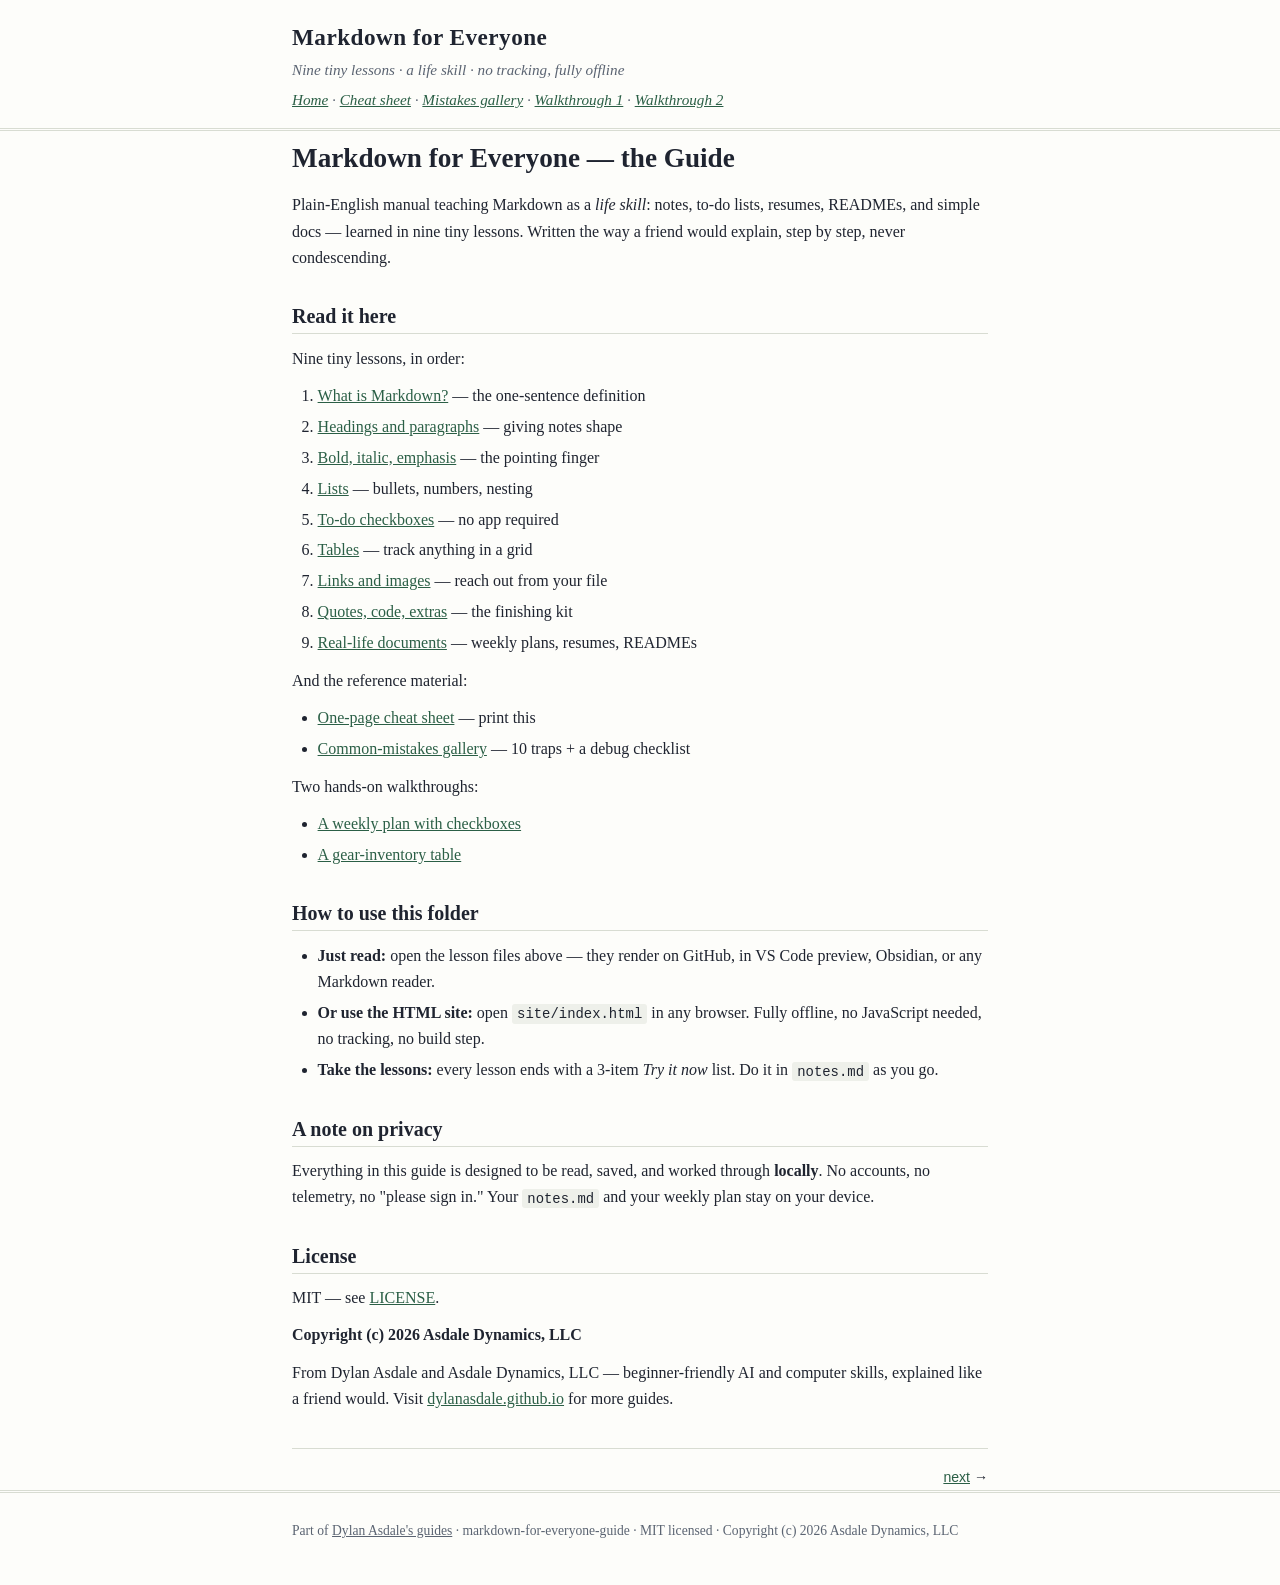
<file: site/index.html>
<!DOCTYPE html>
<html lang="en">
<head>
<meta charset="utf-8">
<meta name="viewport" content="width=device-width, initial-scale=1">
<title>Markdown for Everyone — the Guide — Markdown for Everyone</title>
<meta name="description" content="Plain-English Markdown lessons for everyday life: notes, to-do lists, tables, and READMEs. No tracking, fully offline.">
<link rel="stylesheet" href="style.css">
</head>
<body>
<header class="site">
  <div class="wrap">
    <h1>Markdown for Everyone</h1>
    <p>Nine tiny lessons · a life skill · no tracking, fully offline</p>
    <nav aria-label="Site sections"><p>
    <a href="index.html" aria-current="page">Home</a> · <a href="cheat-sheet.html">Cheat sheet</a> · <a href="common-mistakes.html">Mistakes gallery</a> · <a href="walkthroughs/checkboxes-week-plan.html">Walkthrough 1</a> · <a href="walkthroughs/table-gear-inventory.html">Walkthrough 2</a>
    </p></nav>
  </div>
</header>
<main class="wrap">
<article>
<h1>Markdown for Everyone — the Guide</h1>
<p>Plain-English manual teaching Markdown as a <em>life skill</em>: notes, to-do
lists, resumes, READMEs, and simple docs — learned in nine tiny
lessons. Written the way a friend would explain, step by step, never
condescending.</p>
<h2>Read it here</h2>
<p>Nine tiny lessons, in order:</p>
<ol>
<li><a href="lessons/01-what-is-markdown.html">What is Markdown?</a> — the one-sentence definition</li>
<li><a href="lessons/02-headings-and-paragraphs.html">Headings and paragraphs</a> — giving notes shape</li>
<li><a href="lessons/03-bold-italic-and-emphasis.html">Bold, italic, emphasis</a> — the pointing finger</li>
<li><a href="lessons/04-lists.html">Lists</a> — bullets, numbers, nesting</li>
<li><a href="lessons/05-todo-checkboxes.html">To-do checkboxes</a> — no app required</li>
<li><a href="lessons/06-tables.html">Tables</a> — track anything in a grid</li>
<li><a href="lessons/07-links-and-images.html">Links and images</a> — reach out from your file</li>
<li><a href="lessons/08-quotes-code-and-extras.html">Quotes, code, extras</a> — the finishing kit</li>
<li><a href="lessons/09-real-life-documents.html">Real-life documents</a> — weekly plans, resumes, READMEs</li>
</ol>
<p>And the reference material:</p>
<ul>
<li><a href="cheat-sheet.html">One-page cheat sheet</a> — print this</li>
<li><a href="common-mistakes.html">Common-mistakes gallery</a> — 10 traps + a debug checklist</li>
</ul>
<p>Two hands-on walkthroughs:</p>
<ul>
<li><a href="walkthroughs/checkboxes-week-plan.html">A weekly plan with checkboxes</a></li>
<li><a href="walkthroughs/table-gear-inventory.html">A gear-inventory table</a></li>
</ul>
<h2>How to use this folder</h2>
<ul>
<li><strong>Just read:</strong> open the lesson files above — they render on GitHub,
  in VS Code preview, Obsidian, or any Markdown reader.</li>
<li><strong>Or use the HTML site:</strong> open <code>site/index.html</code> in any browser.
  Fully offline, no JavaScript needed, no tracking, no build step.</li>
<li><strong>Take the lessons:</strong> every lesson ends with a 3-item <em>Try it now</em>
  list. Do it in <code>notes.md</code> as you go.</li>
</ul>
<h2>A note on privacy</h2>
<p>Everything in this guide is designed to be read, saved, and worked
through <strong>locally</strong>. No accounts, no telemetry, no "please sign in."
Your <code>notes.md</code> and your weekly plan stay on your device.</p>
<h2>License</h2>
<p>MIT — see <a href="../LICENSE">LICENSE</a>.</p>
<p><strong>Copyright (c) 2026 Asdale Dynamics, LLC</strong></p>
<p>From Dylan Asdale and Asdale Dynamics, LLC — beginner-friendly AI and
computer skills, explained like a friend would. Visit
<a href="https://dylanasdale.github.io">dylanasdale.github.io</a> for more guides.</p></article>
<nav class="pager"><span></span><span><a href="lessons/01-what-is-markdown.html">next</a> &rarr;</span></nav>
</main>
<footer class="site">
  <div class="wrap">
    <p>Part of <a href="https://dylanasdale.github.io">Dylan Asdale's guides</a> ·
    markdown-for-everyone-guide · MIT licensed ·
    Copyright (c) 2026 Asdale Dynamics, LLC</p>
  </div>
</footer>
</body>
</html>
</file>
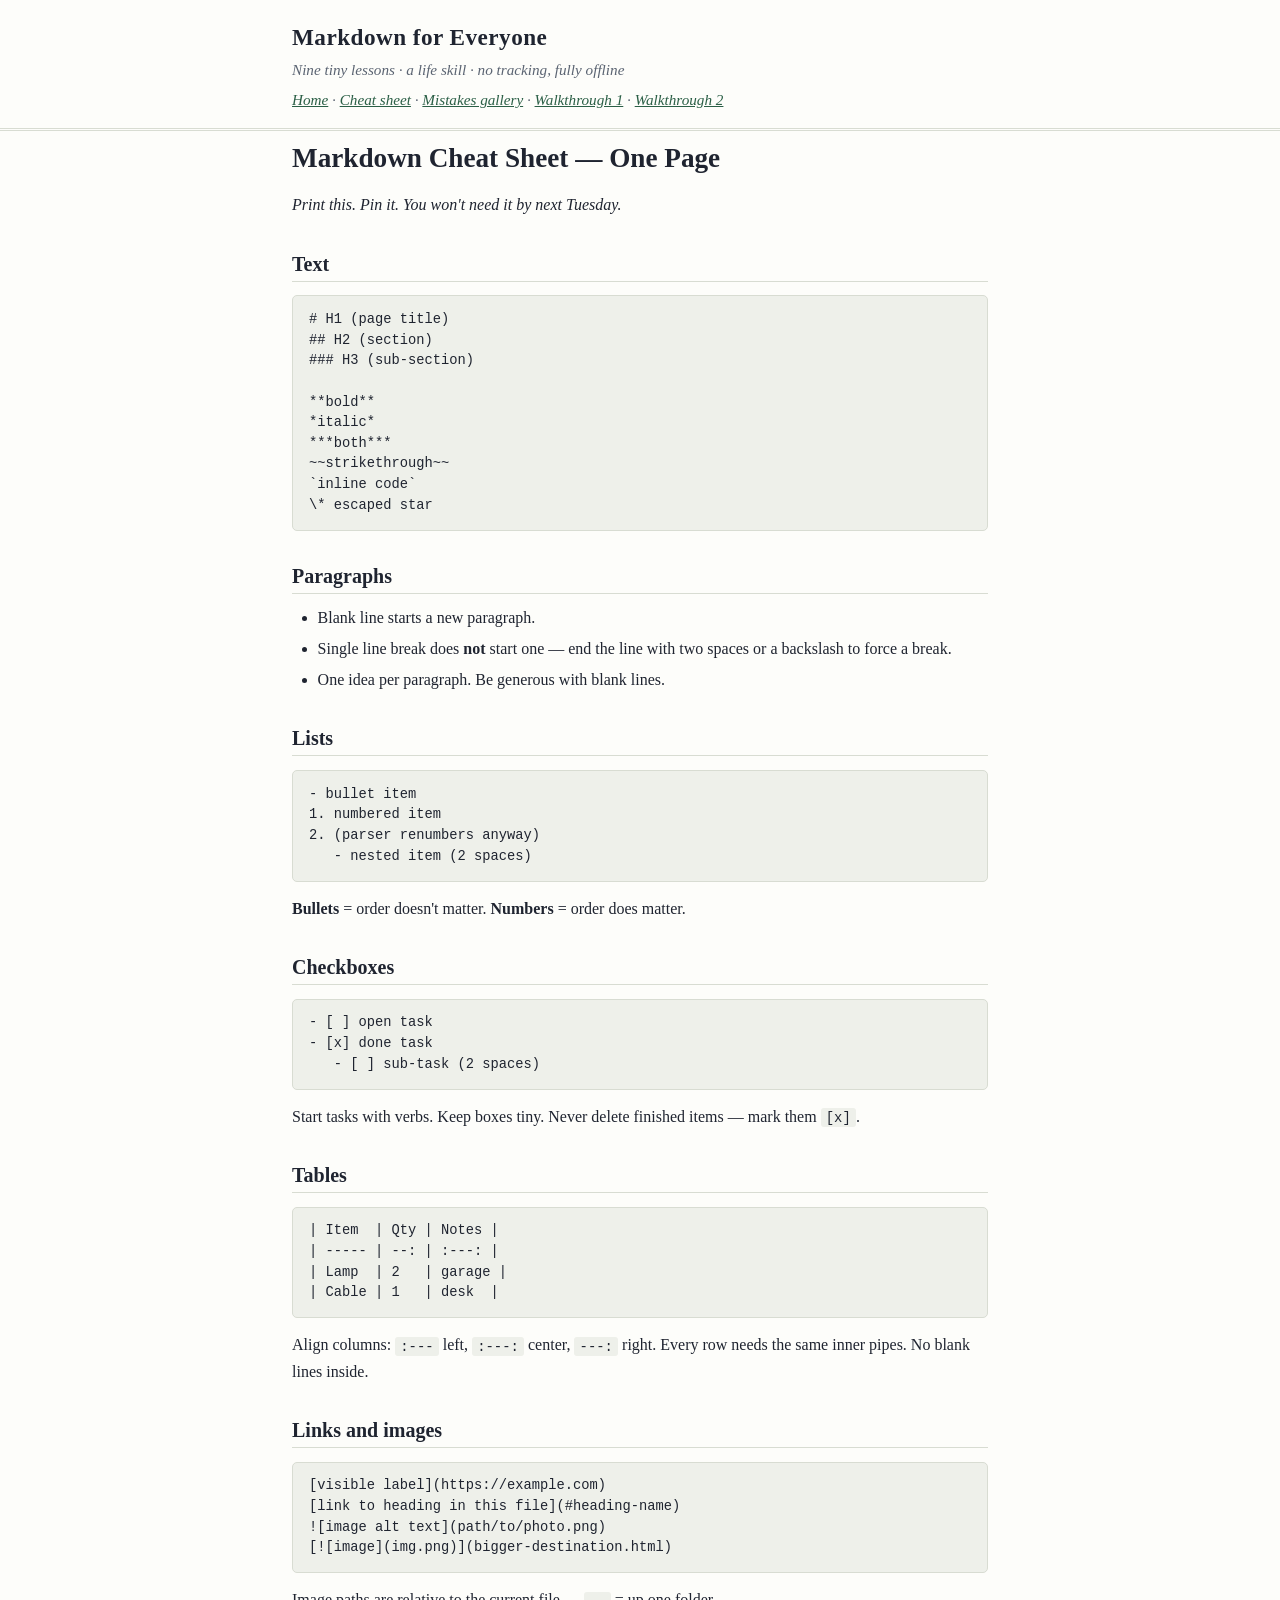
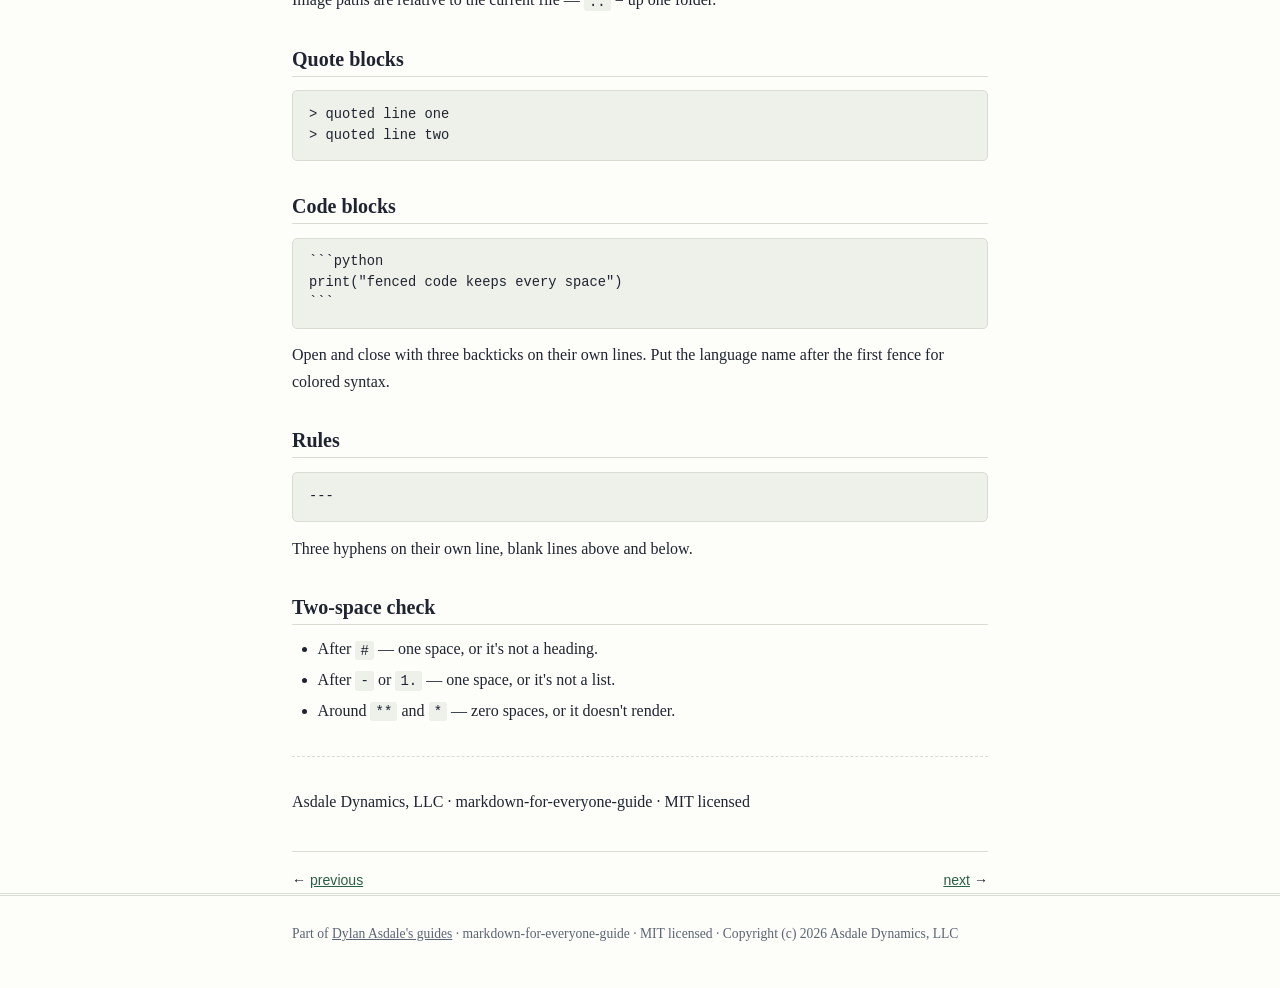
<file: site/cheat-sheet.html>
<!DOCTYPE html>
<html lang="en">
<head>
<meta charset="utf-8">
<meta name="viewport" content="width=device-width, initial-scale=1">
<title>Markdown Cheat Sheet — One Page — Markdown for Everyone</title>
<meta name="description" content="Plain-English Markdown lessons for everyday life: notes, to-do lists, tables, and READMEs. No tracking, fully offline.">
<link rel="stylesheet" href="style.css">
</head>
<body>
<header class="site">
  <div class="wrap">
    <h1>Markdown for Everyone</h1>
    <p>Nine tiny lessons · a life skill · no tracking, fully offline</p>
    <nav aria-label="Site sections"><p>
    <a href="index.html">Home</a> · <a href="cheat-sheet.html" aria-current="page">Cheat sheet</a> · <a href="common-mistakes.html">Mistakes gallery</a> · <a href="walkthroughs/checkboxes-week-plan.html">Walkthrough 1</a> · <a href="walkthroughs/table-gear-inventory.html">Walkthrough 2</a>
    </p></nav>
  </div>
</header>
<main class="wrap">
<article>
<h1>Markdown Cheat Sheet — One Page</h1>
<p><em>Print this. Pin it. You won't need it by next Tuesday.</em></p>
<h2>Text</h2>
<pre><code># H1 (page title)
## H2 (section)
### H3 (sub-section)

**bold**
*italic*
***both***
~~strikethrough~~
`inline code`
\* escaped star
</code></pre>
<h2>Paragraphs</h2>
<ul>
<li>Blank line starts a new paragraph.</li>
<li>Single line break does <strong>not</strong> start one — end the line with two
  spaces or a backslash to force a break.</li>
<li>One idea per paragraph. Be generous with blank lines.</li>
</ul>
<h2>Lists</h2>
<pre><code>- bullet item
1. numbered item
2. (parser renumbers anyway)
   - nested item (2 spaces)
</code></pre>
<p><strong>Bullets</strong> = order doesn't matter.
<strong>Numbers</strong> = order does matter.</p>
<h2>Checkboxes</h2>
<pre><code>- [ ] open task
- [x] done task
   - [ ] sub-task (2 spaces)
</code></pre>
<p>Start tasks with verbs. Keep boxes tiny. Never delete finished
items — mark them <code>[x]</code>.</p>
<h2>Tables</h2>
<pre><code>| Item  | Qty | Notes |
| ----- | --: | :---: |
| Lamp  | 2   | garage |
| Cable | 1   | desk  |
</code></pre>
<p>Align columns: <code>:---</code> left, <code>:---:</code> center, <code>---:</code> right.
Every row needs the same inner pipes. No blank lines inside.</p>
<h2>Links and images</h2>
<pre><code>[visible label](https://example.com)
[link to heading in this file](#heading-name)
![image alt text](path/to/photo.png)
[![image](img.png)](bigger-destination.html)
</code></pre>
<p>Image paths are relative to the current file — <code>..</code> = up one folder.</p>
<h2>Quote blocks</h2>
<pre><code>&gt; quoted line one
&gt; quoted line two
</code></pre>
<h2>Code blocks</h2>
<pre><code class="language-text">```python
print(&quot;fenced code keeps every space&quot;)
```
</code></pre>
<p>Open and close with three backticks on their own lines. Put the
language name after the first fence for colored syntax.</p>
<h2>Rules</h2>
<pre><code>---
</code></pre>
<p>Three hyphens on their own line, blank lines above and below.</p>
<h2>Two-space check</h2>
<ul>
<li>After <code>#</code> — one space, or it's not a heading.</li>
<li>After <code>-</code> or <code>1.</code> — one space, or it's not a list.</li>
<li>Around <code>**</code> and <code>*</code> — zero spaces, or it doesn't render.</li>
</ul>
<hr />
<p>Asdale Dynamics, LLC · markdown-for-everyone-guide · MIT licensed</p></article>
<nav class="pager"><span>&larr; <a href="lessons/09-real-life-documents.html">previous</a></span><span><a href="common-mistakes.html">next</a> &rarr;</span></nav>
</main>
<footer class="site">
  <div class="wrap">
    <p>Part of <a href="https://dylanasdale.github.io">Dylan Asdale's guides</a> ·
    markdown-for-everyone-guide · MIT licensed ·
    Copyright (c) 2026 Asdale Dynamics, LLC</p>
  </div>
</footer>
</body>
</html>
</file>
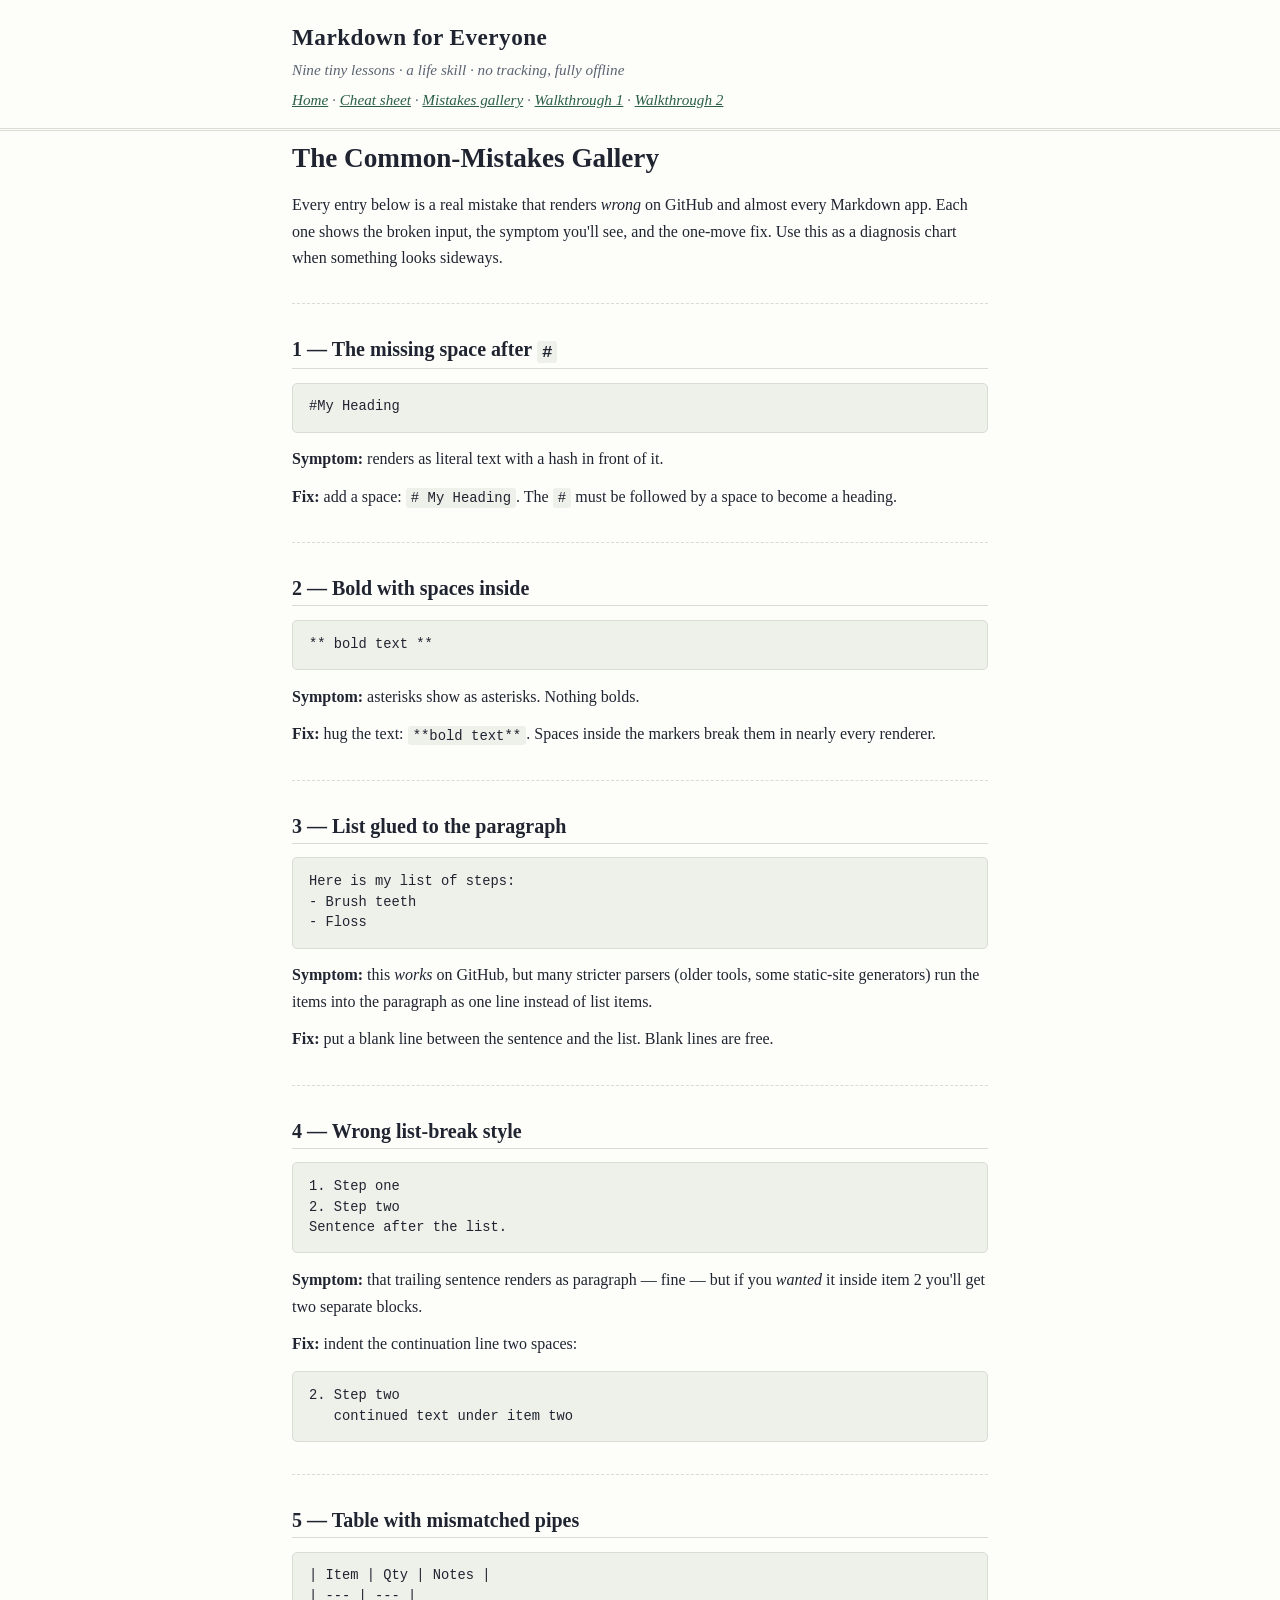
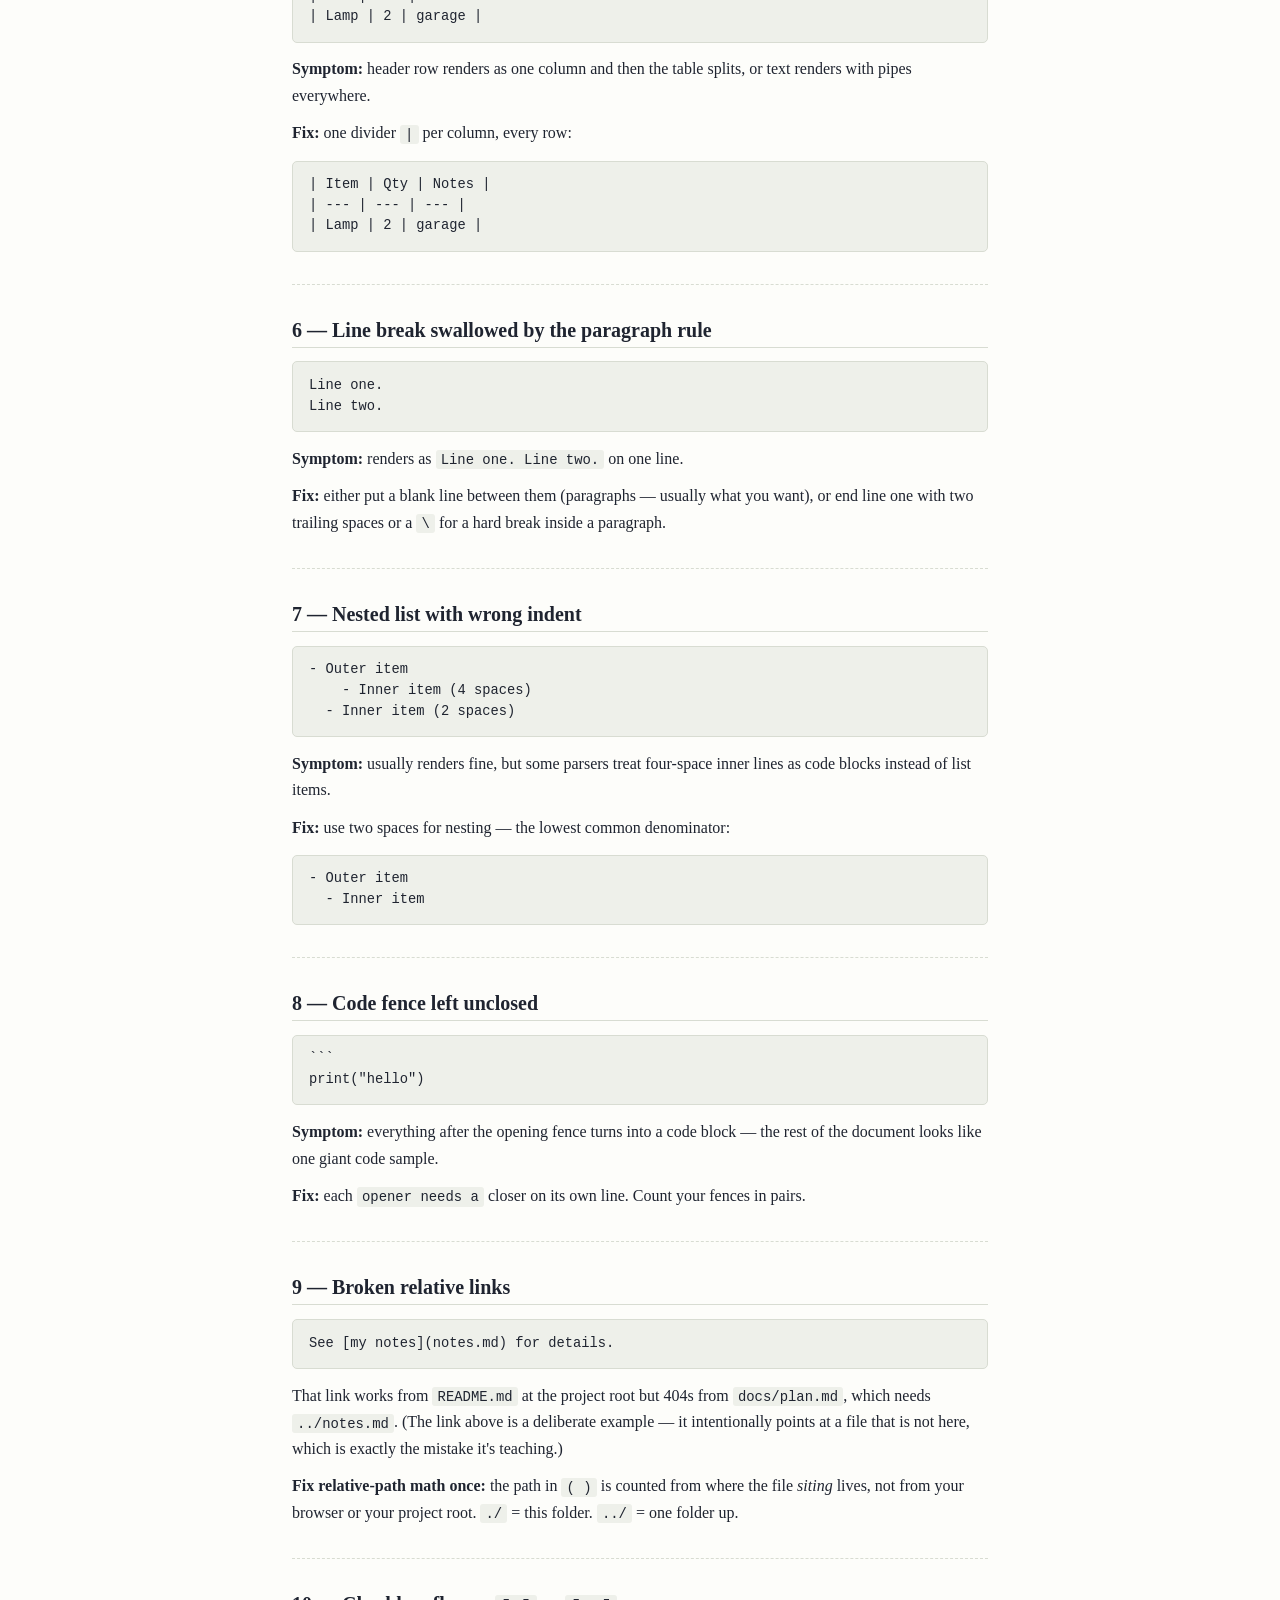
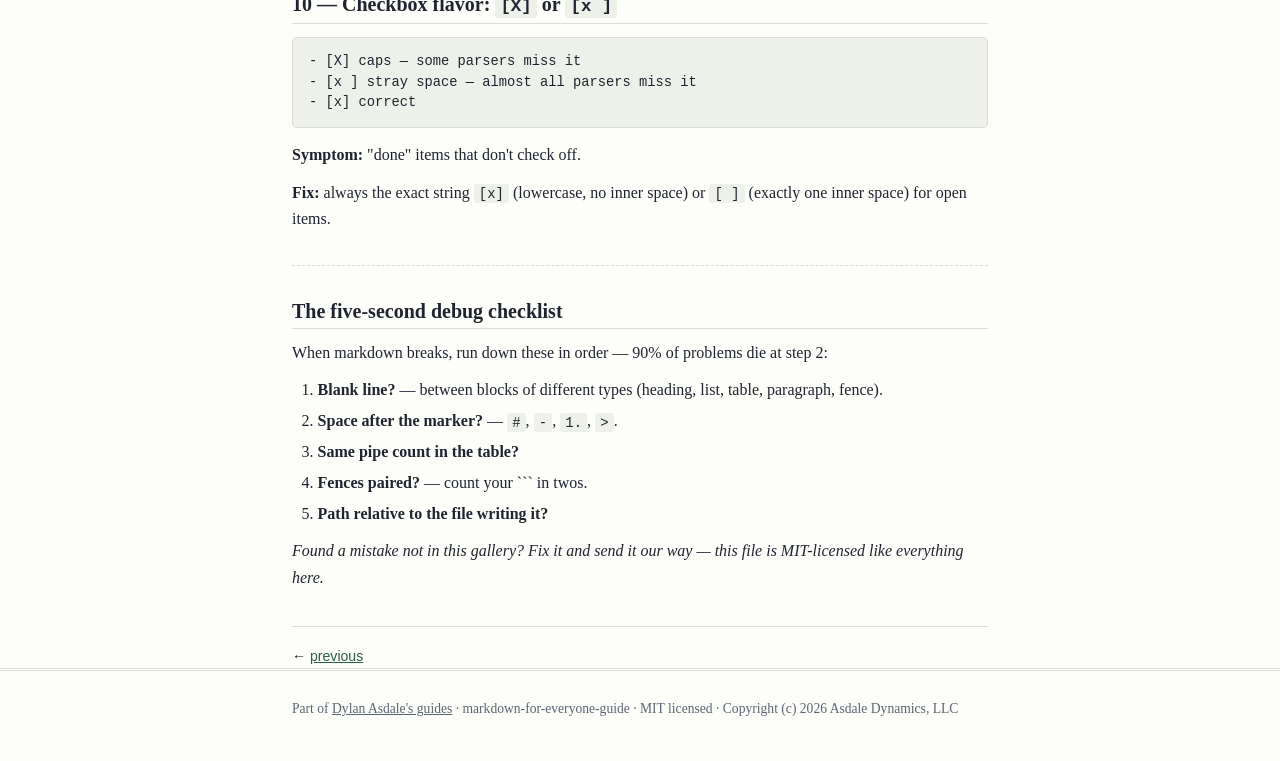
<file: site/common-mistakes.html>
<!DOCTYPE html>
<html lang="en">
<head>
<meta charset="utf-8">
<meta name="viewport" content="width=device-width, initial-scale=1">
<title>The Common-Mistakes Gallery — Markdown for Everyone</title>
<meta name="description" content="Plain-English Markdown lessons for everyday life: notes, to-do lists, tables, and READMEs. No tracking, fully offline.">
<link rel="stylesheet" href="style.css">
</head>
<body>
<header class="site">
  <div class="wrap">
    <h1>Markdown for Everyone</h1>
    <p>Nine tiny lessons · a life skill · no tracking, fully offline</p>
    <nav aria-label="Site sections"><p>
    <a href="index.html">Home</a> · <a href="cheat-sheet.html">Cheat sheet</a> · <a href="common-mistakes.html" aria-current="page">Mistakes gallery</a> · <a href="walkthroughs/checkboxes-week-plan.html">Walkthrough 1</a> · <a href="walkthroughs/table-gear-inventory.html">Walkthrough 2</a>
    </p></nav>
  </div>
</header>
<main class="wrap">
<article>
<h1>The Common-Mistakes Gallery</h1>
<p>Every entry below is a real mistake that renders <em>wrong</em> on GitHub and
almost every Markdown app. Each one shows the broken input, the
symptom you'll see, and the one-move fix. Use this as a diagnosis
chart when something looks sideways.</p>
<hr />
<h2>1 — The missing space after <code>#</code></h2>
<pre><code class="language-markdown">#My Heading
</code></pre>
<p><strong>Symptom:</strong> renders as literal text with a hash in front of it.</p>
<p><strong>Fix:</strong> add a space: <code># My Heading</code>. The <code>#</code> must be followed by a
space to become a heading.</p>
<hr />
<h2>2 — Bold with spaces inside</h2>
<pre><code class="language-markdown">** bold text **
</code></pre>
<p><strong>Symptom:</strong> asterisks show as asterisks. Nothing bolds.</p>
<p><strong>Fix:</strong> hug the text: <code>**bold text**</code>. Spaces inside the markers
break them in nearly every renderer.</p>
<hr />
<h2>3 — List glued to the paragraph</h2>
<pre><code class="language-markdown">Here is my list of steps:
- Brush teeth
- Floss
</code></pre>
<p><strong>Symptom:</strong> this <em>works</em> on GitHub, but many stricter parsers (older
tools, some static-site generators) run the items into the paragraph
as one line instead of list items.</p>
<p><strong>Fix:</strong> put a blank line between the sentence and the list. Blank
lines are free.</p>
<hr />
<h2>4 — Wrong list-break style</h2>
<pre><code class="language-markdown">1. Step one
2. Step two
Sentence after the list.
</code></pre>
<p><strong>Symptom:</strong> that trailing sentence renders as paragraph — fine — but
if you <em>wanted</em> it inside item 2 you'll get two separate blocks.</p>
<p><strong>Fix:</strong> indent the continuation line two spaces:</p>
<pre><code class="language-markdown">2. Step two
   continued text under item two
</code></pre>
<hr />
<h2>5 — Table with mismatched pipes</h2>
<pre><code class="language-markdown">| Item | Qty | Notes |
| --- | --- |
| Lamp | 2 | garage |
</code></pre>
<p><strong>Symptom:</strong> header row renders as one column and then the table
splits, or text renders with pipes everywhere.</p>
<p><strong>Fix:</strong> one divider <code>|</code> per column, every row:</p>
<pre><code class="language-markdown">| Item | Qty | Notes |
| --- | --- | --- |
| Lamp | 2 | garage |
</code></pre>
<hr />
<h2>6 — Line break swallowed by the paragraph rule</h2>
<pre><code class="language-markdown">Line one.
Line two.
</code></pre>
<p><strong>Symptom:</strong> renders as <code>Line one. Line two.</code> on one line.</p>
<p><strong>Fix:</strong> either put a blank line between them (paragraphs — usually
what you want), or end line one with two trailing spaces or a <code>\</code> for
a hard break inside a paragraph.</p>
<hr />
<h2>7 — Nested list with wrong indent</h2>
<pre><code class="language-markdown">- Outer item
    - Inner item (4 spaces)
  - Inner item (2 spaces)
</code></pre>
<p><strong>Symptom:</strong> usually renders fine, but some parsers treat four-space
inner lines as code blocks instead of list items.</p>
<p><strong>Fix:</strong> use two spaces for nesting — the lowest common denominator:</p>
<pre><code class="language-markdown">- Outer item
  - Inner item
</code></pre>
<hr />
<h2>8 — Code fence left unclosed</h2>
<pre><code>```
print(&quot;hello&quot;)
</code></pre>
<p><strong>Symptom:</strong> everything after the opening fence turns into a code
block — the rest of the document looks like one giant code sample.</p>
<p><strong>Fix:</strong> each <code>opener needs a</code> closer on its own line. Count
your fences in pairs.</p>
<hr />
<h2>9 — Broken relative links</h2>
<pre><code class="language-markdown">See [my notes](notes.md) for details.
</code></pre>
<p>That link works from <code>README.md</code> at the project root but 404s from
<code>docs/plan.md</code>, which needs <code>../notes.md</code>. (The link above is a
deliberate example — it intentionally points at a file that is not
here, which is exactly the mistake it's teaching.)</p>
<p><strong>Fix relative-path math once:</strong> the path in <code>( )</code> is counted from
where the file <em>siting</em> lives, not from your browser or your project
root. <code>./</code> = this folder. <code>../</code> = one folder up.</p>
<hr />
<h2>10 — Checkbox flavor: <code>[X]</code> or <code>[x ]</code></h2>
<pre><code class="language-markdown">- [X] caps — some parsers miss it
- [x ] stray space — almost all parsers miss it
- [x] correct
</code></pre>
<p><strong>Symptom:</strong> "done" items that don't check off.</p>
<p><strong>Fix:</strong> always the exact string <code>[x]</code> (lowercase, no inner space) or
<code>[ ]</code> (exactly one inner space) for open items.</p>
<hr />
<h2>The five-second debug checklist</h2>
<p>When markdown breaks, run down these in order — 90% of problems
die at step 2:</p>
<ol>
<li><strong>Blank line?</strong> — between blocks of different types (heading, list,
   table, paragraph, fence).</li>
<li><strong>Space after the marker?</strong> — <code>#</code>, <code>-</code>, <code>1.</code>, <code>&gt;</code>.</li>
<li><strong>Same pipe count in the table?</strong></li>
<li><strong>Fences paired?</strong> — count your ``` in twos.</li>
<li><strong>Path relative to the file writing it?</strong></li>
</ol>
<p><em>Found a mistake not in this gallery? Fix it and send it our way —
this file is MIT-licensed like everything here.</em></p></article>
<nav class="pager"><span>&larr; <a href="cheat-sheet.html">previous</a></span><span></span></nav>
</main>
<footer class="site">
  <div class="wrap">
    <p>Part of <a href="https://dylanasdale.github.io">Dylan Asdale's guides</a> ·
    markdown-for-everyone-guide · MIT licensed ·
    Copyright (c) 2026 Asdale Dynamics, LLC</p>
  </div>
</footer>
</body>
</html>
</file>
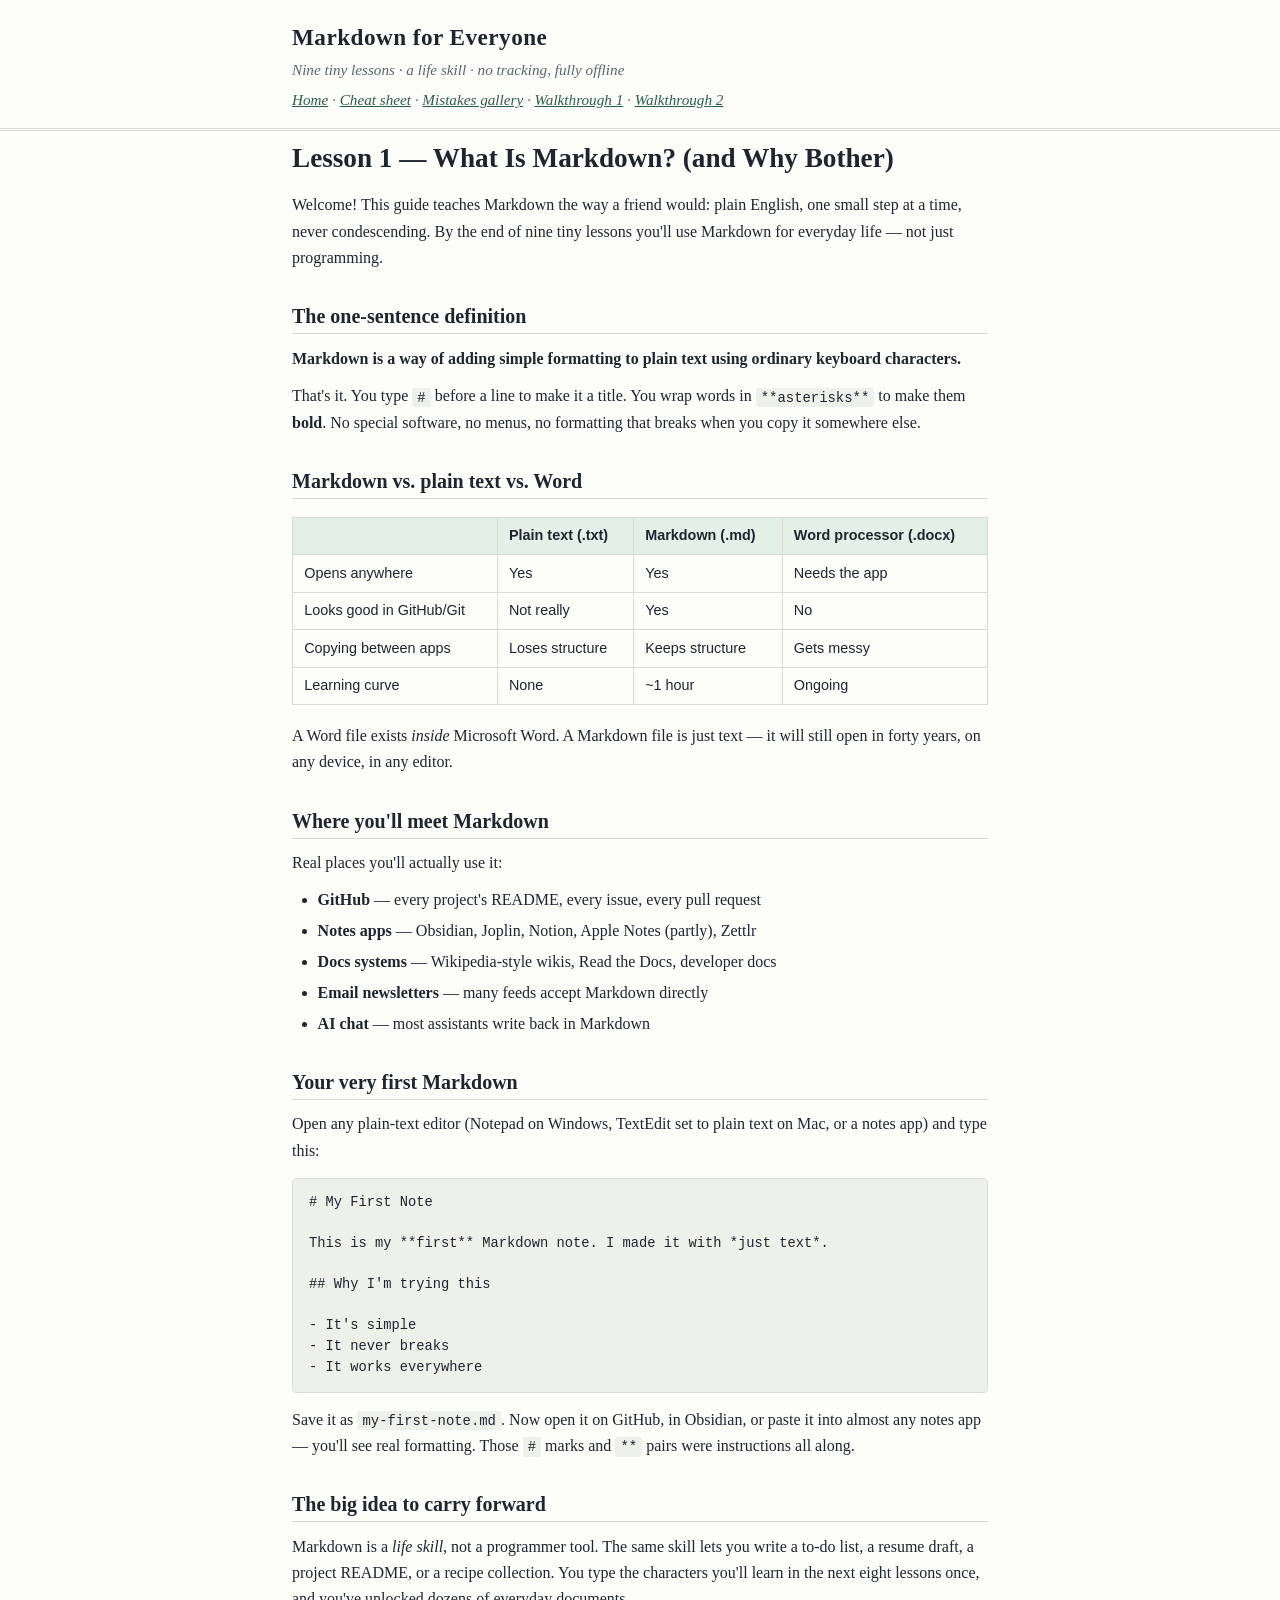
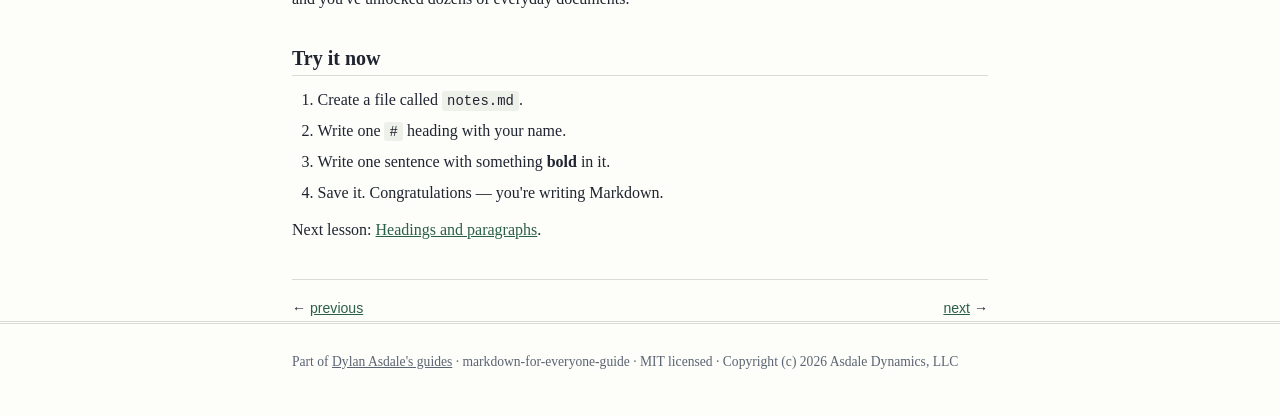
<file: site/lessons/01-what-is-markdown.html>
<!DOCTYPE html>
<html lang="en">
<head>
<meta charset="utf-8">
<meta name="viewport" content="width=device-width, initial-scale=1">
<title>Lesson 1 — What Is Markdown? (and Why Bother) — Markdown for Everyone</title>
<meta name="description" content="Plain-English Markdown lessons for everyday life: notes, to-do lists, tables, and READMEs. No tracking, fully offline.">
<link rel="stylesheet" href="../style.css">
</head>
<body>
<header class="site">
  <div class="wrap">
    <h1>Markdown for Everyone</h1>
    <p>Nine tiny lessons · a life skill · no tracking, fully offline</p>
    <nav aria-label="Site sections"><p>
    <a href="../index.html">Home</a> · <a href="../cheat-sheet.html">Cheat sheet</a> · <a href="../common-mistakes.html">Mistakes gallery</a> · <a href="../walkthroughs/checkboxes-week-plan.html">Walkthrough 1</a> · <a href="../walkthroughs/table-gear-inventory.html">Walkthrough 2</a>
    </p></nav>
  </div>
</header>
<main class="wrap">
<article>
<h1>Lesson 1 — What Is Markdown? (and Why Bother)</h1>
<p>Welcome! This guide teaches Markdown the way a friend would: plain English,
one small step at a time, never condescending. By the end of nine tiny
lessons you'll use Markdown for everyday life — not just programming.</p>
<h2>The one-sentence definition</h2>
<p><strong>Markdown is a way of adding simple formatting to plain text using ordinary
keyboard characters.</strong></p>
<p>That's it. You type <code>#</code> before a line to make it a title. You wrap words in
<code>**asterisks**</code> to make them <strong>bold</strong>. No special software, no menus, no
formatting that breaks when you copy it somewhere else.</p>
<h2>Markdown vs. plain text vs. Word</h2>
<table>
<thead>
<tr>
<th></th>
<th>Plain text (.txt)</th>
<th>Markdown (.md)</th>
<th>Word processor (.docx)</th>
</tr>
</thead>
<tbody>
<tr>
<td>Opens anywhere</td>
<td>Yes</td>
<td>Yes</td>
<td>Needs the app</td>
</tr>
<tr>
<td>Looks good in GitHub/Git</td>
<td>Not really</td>
<td>Yes</td>
<td>No</td>
</tr>
<tr>
<td>Copying between apps</td>
<td>Loses structure</td>
<td>Keeps structure</td>
<td>Gets messy</td>
</tr>
<tr>
<td>Learning curve</td>
<td>None</td>
<td>~1 hour</td>
<td>Ongoing</td>
</tr>
</tbody>
</table>
<p>A Word file exists <em>inside</em> Microsoft Word. A Markdown file is just text —
it will still open in forty years, on any device, in any editor.</p>
<h2>Where you'll meet Markdown</h2>
<p>Real places you'll actually use it:</p>
<ul>
<li><strong>GitHub</strong> — every project's README, every issue, every pull request</li>
<li><strong>Notes apps</strong> — Obsidian, Joplin, Notion, Apple Notes (partly), Zettlr</li>
<li><strong>Docs systems</strong> — Wikipedia-style wikis, Read the Docs, developer docs</li>
<li><strong>Email newsletters</strong> — many feeds accept Markdown directly</li>
<li><strong>AI chat</strong> — most assistants write back in Markdown</li>
</ul>
<h2>Your very first Markdown</h2>
<p>Open any plain-text editor (Notepad on Windows, TextEdit
set to plain text on Mac, or a notes app) and type this:</p>
<pre><code class="language-markdown"># My First Note

This is my **first** Markdown note. I made it with *just text*.

## Why I'm trying this

- It's simple
- It never breaks
- It works everywhere
</code></pre>
<p>Save it as <code>my-first-note.md</code>. Now open it on GitHub, in Obsidian, or paste
it into almost any notes app — you'll see real formatting. Those <code>#</code> marks
and <code>**</code> pairs were instructions all along.</p>
<h2>The big idea to carry forward</h2>
<p>Markdown is a <em>life skill</em>, not a programmer tool. The same skill lets
you write a to-do list, a resume draft, a project README, or a recipe
collection. You type the characters you'll learn in the next eight
lessons once, and you've unlocked dozens of everyday documents.</p>
<h2>Try it now</h2>
<ol>
<li>Create a file called <code>notes.md</code>.</li>
<li>Write one <code>#</code> heading with your name.</li>
<li>Write one sentence with something <strong>bold</strong> in it.</li>
<li>Save it. Congratulations — you're writing Markdown.</li>
</ol>
<p>Next lesson: <a href="02-headings-and-paragraphs.html">Headings and paragraphs</a>.</p></article>
<nav class="pager"><span>&larr; <a href="../index.html">previous</a></span><span><a href="../lessons/02-headings-and-paragraphs.html">next</a> &rarr;</span></nav>
</main>
<footer class="site">
  <div class="wrap">
    <p>Part of <a href="https://dylanasdale.github.io">Dylan Asdale's guides</a> ·
    markdown-for-everyone-guide · MIT licensed ·
    Copyright (c) 2026 Asdale Dynamics, LLC</p>
  </div>
</footer>
</body>
</html>
</file>
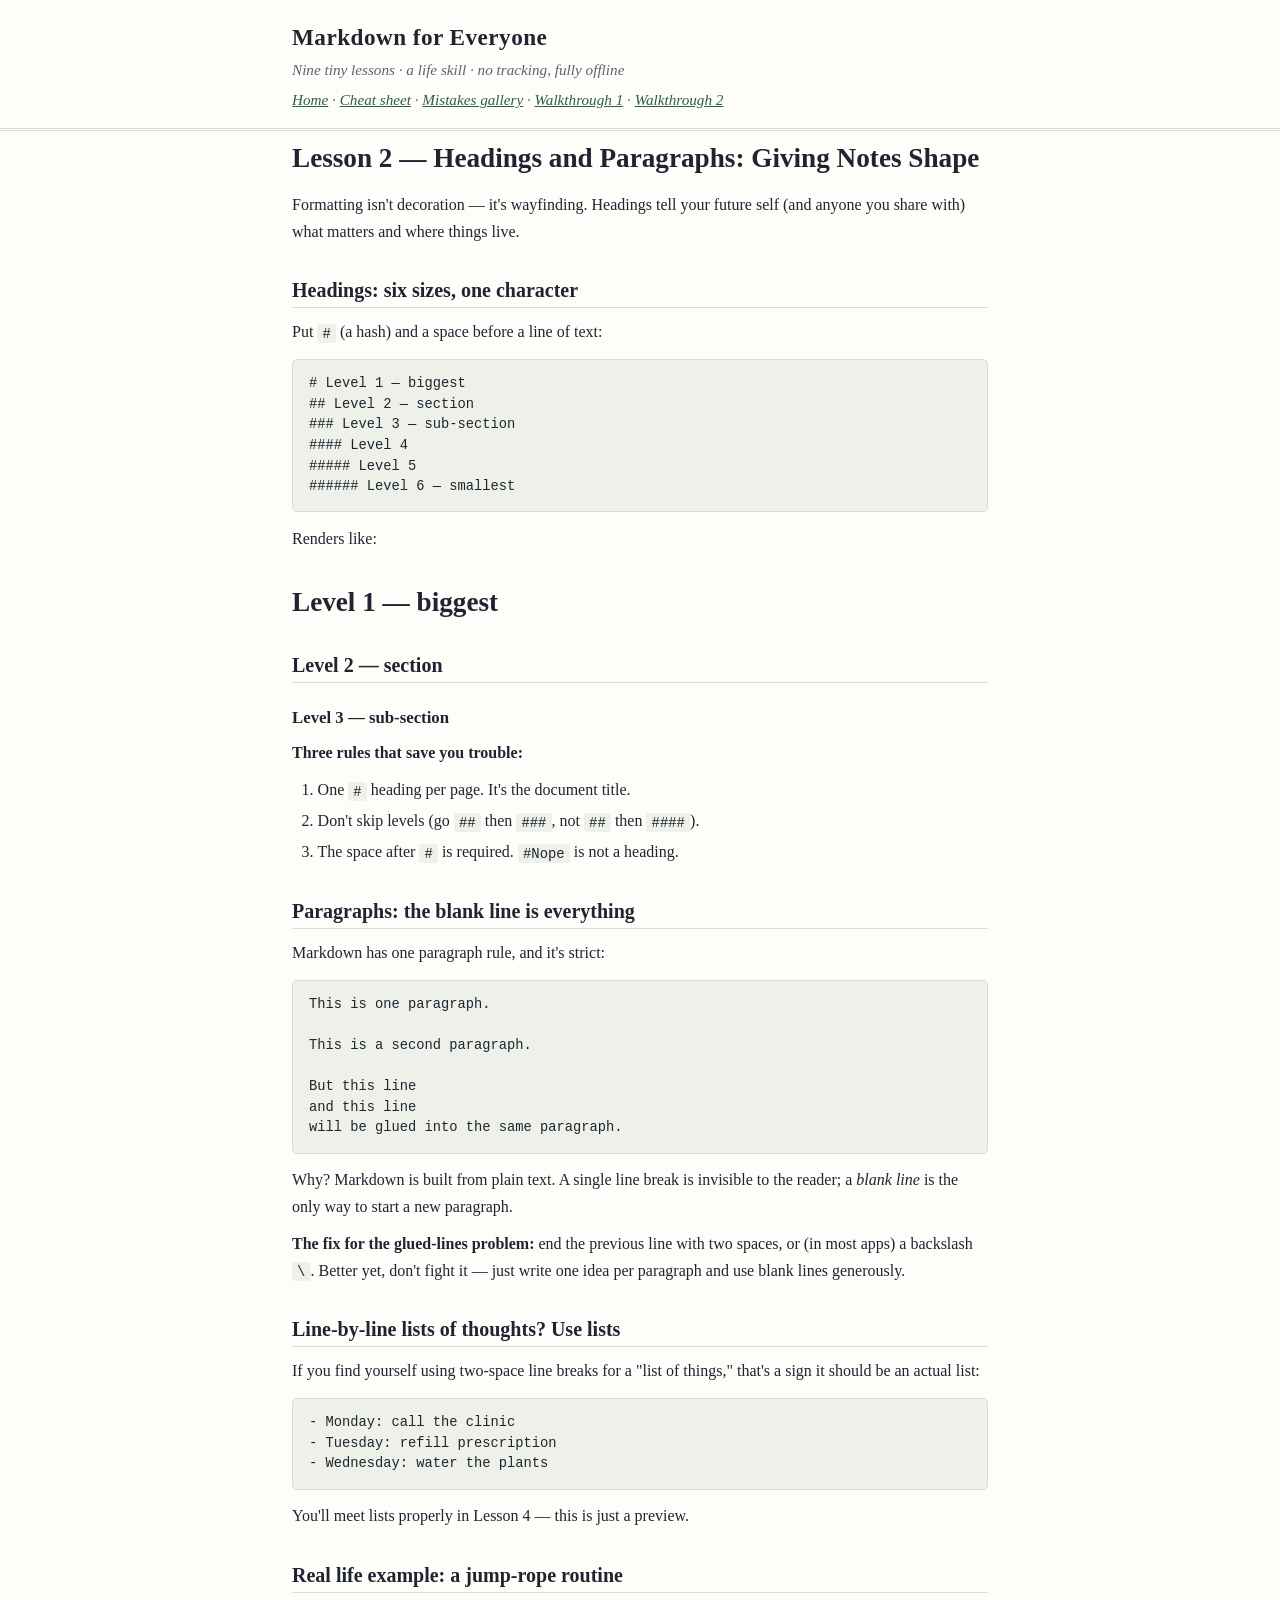
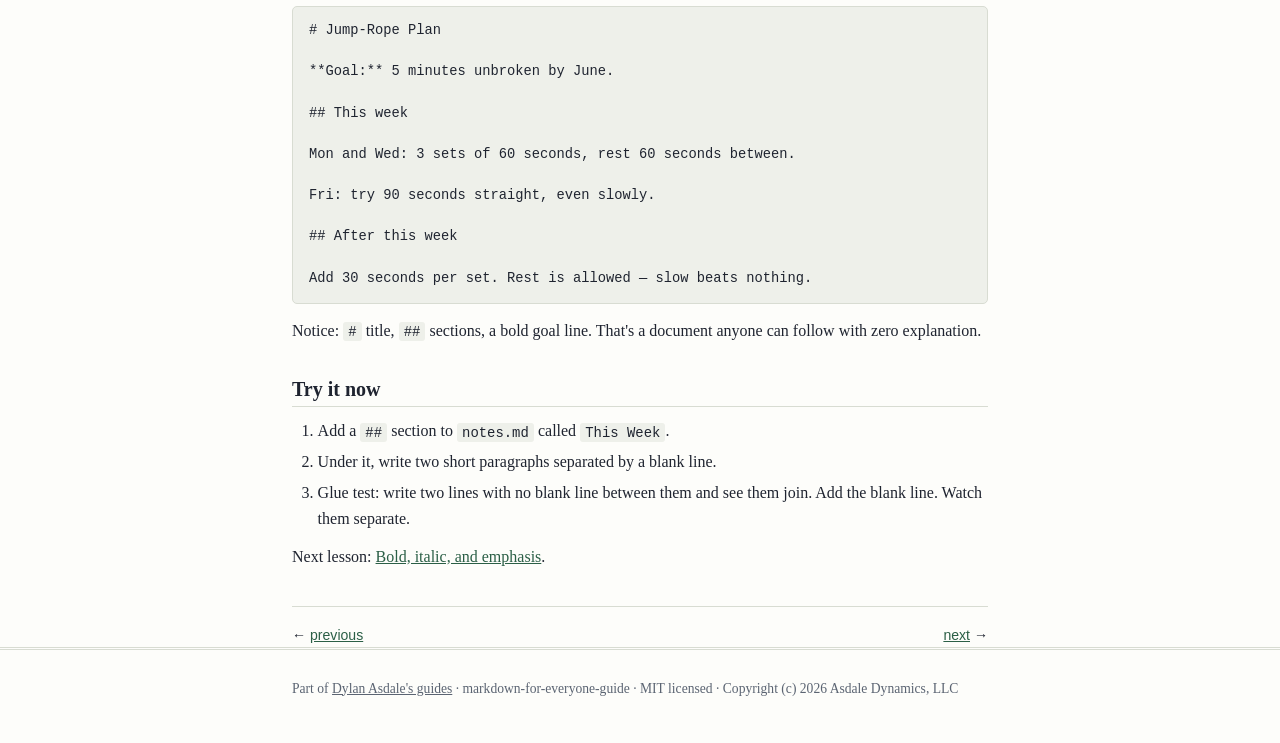
<file: site/lessons/02-headings-and-paragraphs.html>
<!DOCTYPE html>
<html lang="en">
<head>
<meta charset="utf-8">
<meta name="viewport" content="width=device-width, initial-scale=1">
<title>Lesson 2 — Headings and Paragraphs: Giving Notes Shape — Markdown for Everyone</title>
<meta name="description" content="Plain-English Markdown lessons for everyday life: notes, to-do lists, tables, and READMEs. No tracking, fully offline.">
<link rel="stylesheet" href="../style.css">
</head>
<body>
<header class="site">
  <div class="wrap">
    <h1>Markdown for Everyone</h1>
    <p>Nine tiny lessons · a life skill · no tracking, fully offline</p>
    <nav aria-label="Site sections"><p>
    <a href="../index.html">Home</a> · <a href="../cheat-sheet.html">Cheat sheet</a> · <a href="../common-mistakes.html">Mistakes gallery</a> · <a href="../walkthroughs/checkboxes-week-plan.html">Walkthrough 1</a> · <a href="../walkthroughs/table-gear-inventory.html">Walkthrough 2</a>
    </p></nav>
  </div>
</header>
<main class="wrap">
<article>
<h1>Lesson 2 — Headings and Paragraphs: Giving Notes Shape</h1>
<p>Formatting isn't decoration — it's wayfinding. Headings tell your future
self (and anyone you share with) what matters and where things live.</p>
<h2>Headings: six sizes, one character</h2>
<p>Put <code>#</code> (a hash) and a space before a line of text:</p>
<pre><code class="language-markdown"># Level 1 — biggest
## Level 2 — section
### Level 3 — sub-section
#### Level 4
##### Level 5
###### Level 6 — smallest
</code></pre>
<p>Renders like:</p>
<h1>Level 1 — biggest</h1>
<h2>Level 2 — section</h2>
<h3>Level 3 — sub-section</h3>
<p><strong>Three rules that save you trouble:</strong></p>
<ol>
<li>One <code>#</code> heading per page. It's the document title.</li>
<li>Don't skip levels (go <code>##</code> then <code>###</code>, not <code>##</code> then <code>####</code>).</li>
<li>The space after <code>#</code> is required. <code>#Nope</code> is not a heading.</li>
</ol>
<h2>Paragraphs: the blank line is everything</h2>
<p>Markdown has one paragraph rule, and it's strict:</p>
<pre><code class="language-markdown">This is one paragraph.

This is a second paragraph.

But this line
and this line
will be glued into the same paragraph.
</code></pre>
<p>Why? Markdown is built from plain text. A single line break is invisible
to the reader; a <em>blank line</em> is the only way to start a new paragraph.</p>
<p><strong>The fix for the glued-lines problem:</strong> end the previous line with two
spaces, or (in most apps) a backslash <code>\</code>. Better yet, don't fight it —
just write one idea per paragraph and use blank lines generously.</p>
<h2>Line-by-line lists of thoughts? Use lists</h2>
<p>If you find yourself using two-space line breaks for a "list of things,"
that's a sign it should be an actual list:</p>
<pre><code class="language-markdown">- Monday: call the clinic
- Tuesday: refill prescription
- Wednesday: water the plants
</code></pre>
<p>You'll meet lists properly in Lesson 4 — this is just a preview.</p>
<h2>Real life example: a jump-rope routine</h2>
<pre><code class="language-markdown"># Jump-Rope Plan

**Goal:** 5 minutes unbroken by June.

## This week

Mon and Wed: 3 sets of 60 seconds, rest 60 seconds between.

Fri: try 90 seconds straight, even slowly.

## After this week

Add 30 seconds per set. Rest is allowed — slow beats nothing.
</code></pre>
<p>Notice: <code>#</code> title, <code>##</code> sections, a bold goal line. That's a document
anyone can follow with zero explanation.</p>
<h2>Try it now</h2>
<ol>
<li>Add a <code>##</code> section to <code>notes.md</code> called <code>This Week</code>.</li>
<li>Under it, write two short paragraphs separated by a blank line.</li>
<li>Glue test: write two lines with no blank line between them and see
   them join. Add the blank line. Watch them separate.</li>
</ol>
<p>Next lesson: <a href="03-bold-italic-and-emphasis.html">Bold, italic, and emphasis</a>.</p></article>
<nav class="pager"><span>&larr; <a href="../lessons/01-what-is-markdown.html">previous</a></span><span><a href="../lessons/03-bold-italic-and-emphasis.html">next</a> &rarr;</span></nav>
</main>
<footer class="site">
  <div class="wrap">
    <p>Part of <a href="https://dylanasdale.github.io">Dylan Asdale's guides</a> ·
    markdown-for-everyone-guide · MIT licensed ·
    Copyright (c) 2026 Asdale Dynamics, LLC</p>
  </div>
</footer>
</body>
</html>
</file>
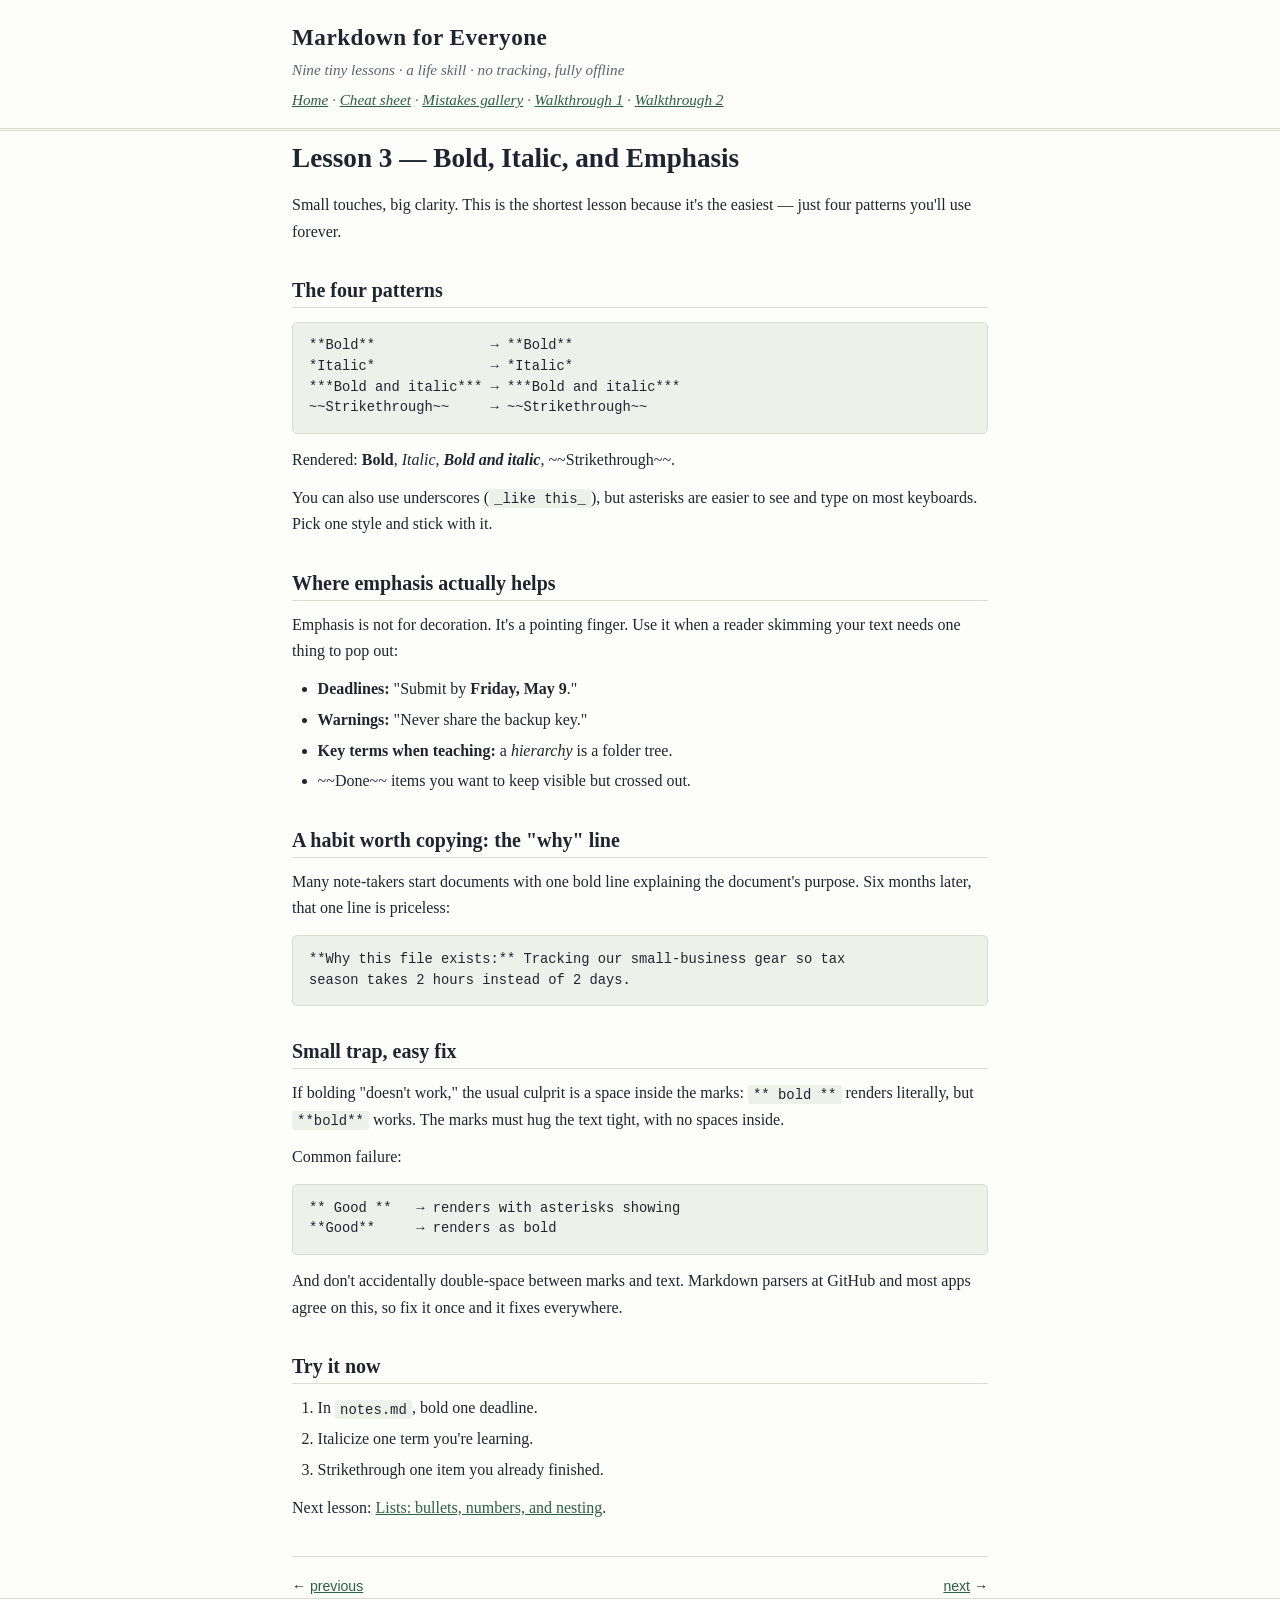
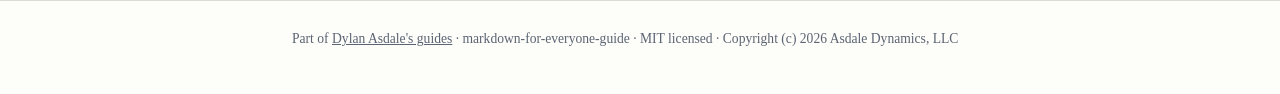
<file: site/lessons/03-bold-italic-and-emphasis.html>
<!DOCTYPE html>
<html lang="en">
<head>
<meta charset="utf-8">
<meta name="viewport" content="width=device-width, initial-scale=1">
<title>Lesson 3 — Bold, Italic, and Emphasis — Markdown for Everyone</title>
<meta name="description" content="Plain-English Markdown lessons for everyday life: notes, to-do lists, tables, and READMEs. No tracking, fully offline.">
<link rel="stylesheet" href="../style.css">
</head>
<body>
<header class="site">
  <div class="wrap">
    <h1>Markdown for Everyone</h1>
    <p>Nine tiny lessons · a life skill · no tracking, fully offline</p>
    <nav aria-label="Site sections"><p>
    <a href="../index.html">Home</a> · <a href="../cheat-sheet.html">Cheat sheet</a> · <a href="../common-mistakes.html">Mistakes gallery</a> · <a href="../walkthroughs/checkboxes-week-plan.html">Walkthrough 1</a> · <a href="../walkthroughs/table-gear-inventory.html">Walkthrough 2</a>
    </p></nav>
  </div>
</header>
<main class="wrap">
<article>
<h1>Lesson 3 — Bold, Italic, and Emphasis</h1>
<p>Small touches, big clarity. This is the shortest lesson because it's the
easiest — just four patterns you'll use forever.</p>
<h2>The four patterns</h2>
<pre><code class="language-markdown">**Bold**              → **Bold**
*Italic*              → *Italic*
***Bold and italic*** → ***Bold and italic***
~~Strikethrough~~     → ~~Strikethrough~~
</code></pre>
<p>Rendered: <strong>Bold</strong>, <em>Italic</em>, <strong><em>Bold and italic</em></strong>, ~~Strikethrough~~.</p>
<p>You can also use underscores (<code>_like this_</code>), but asterisks are easier to
see and type on most keyboards. Pick one style and stick with it.</p>
<h2>Where emphasis actually helps</h2>
<p>Emphasis is not for decoration. It's a pointing finger. Use it when a
reader skimming your text needs one thing to pop out:</p>
<ul>
<li><strong>Deadlines:</strong> "Submit by <strong>Friday, May 9</strong>."</li>
<li><strong>Warnings:</strong> "Never share the backup key."</li>
<li><strong>Key terms when teaching:</strong> a <em>hierarchy</em> is a folder tree.</li>
<li>~~Done~~ items you want to keep visible but crossed out.</li>
</ul>
<h2>A habit worth copying: the "why" line</h2>
<p>Many note-takers start documents with one bold line explaining the
document's purpose. Six months later, that one line is priceless:</p>
<pre><code class="language-markdown">**Why this file exists:** Tracking our small-business gear so tax
season takes 2 hours instead of 2 days.
</code></pre>
<h2>Small trap, easy fix</h2>
<p>If bolding "doesn't work," the usual culprit is a space inside the
marks: <code>** bold **</code> renders literally, but <code>**bold**</code> works. The marks
must hug the text tight, with no spaces inside.</p>
<p>Common failure:</p>
<pre><code class="language-markdown">** Good **   → renders with asterisks showing
**Good**     → renders as bold
</code></pre>
<p>And don't accidentally double-space between marks and text. Markdown
parsers at GitHub and most apps agree on this, so fix it once and it
fixes everywhere.</p>
<h2>Try it now</h2>
<ol>
<li>In <code>notes.md</code>, bold one deadline.</li>
<li>Italicize one term you're learning.</li>
<li>Strikethrough one item you already finished.</li>
</ol>
<p>Next lesson: <a href="04-lists.html">Lists: bullets, numbers, and nesting</a>.</p></article>
<nav class="pager"><span>&larr; <a href="../lessons/02-headings-and-paragraphs.html">previous</a></span><span><a href="../lessons/04-lists.html">next</a> &rarr;</span></nav>
</main>
<footer class="site">
  <div class="wrap">
    <p>Part of <a href="https://dylanasdale.github.io">Dylan Asdale's guides</a> ·
    markdown-for-everyone-guide · MIT licensed ·
    Copyright (c) 2026 Asdale Dynamics, LLC</p>
  </div>
</footer>
</body>
</html>
</file>
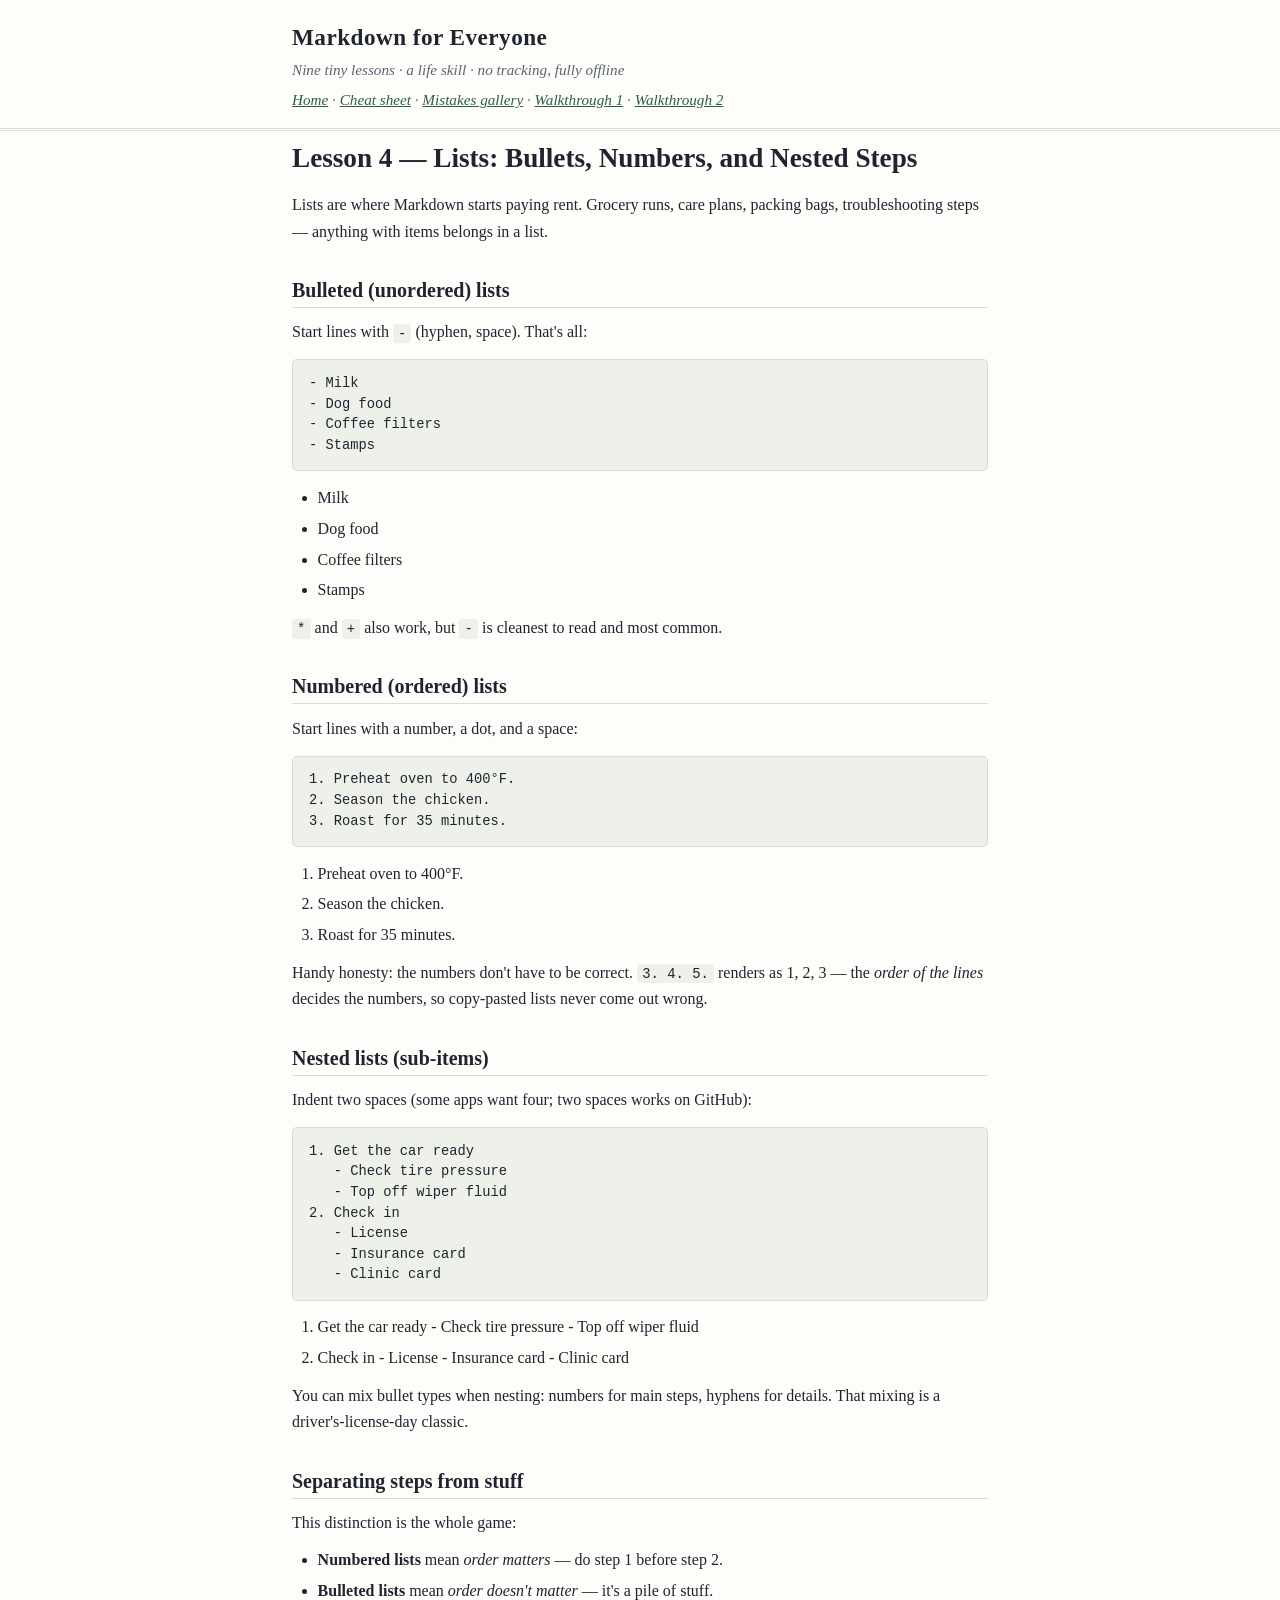
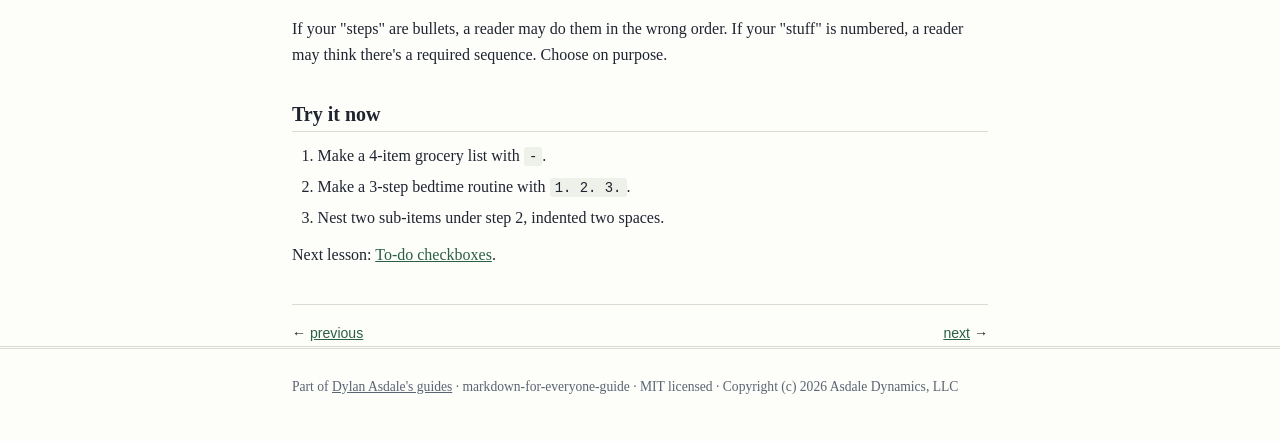
<file: site/lessons/04-lists.html>
<!DOCTYPE html>
<html lang="en">
<head>
<meta charset="utf-8">
<meta name="viewport" content="width=device-width, initial-scale=1">
<title>Lesson 4 — Lists: Bullets, Numbers, and Nested Steps — Markdown for Everyone</title>
<meta name="description" content="Plain-English Markdown lessons for everyday life: notes, to-do lists, tables, and READMEs. No tracking, fully offline.">
<link rel="stylesheet" href="../style.css">
</head>
<body>
<header class="site">
  <div class="wrap">
    <h1>Markdown for Everyone</h1>
    <p>Nine tiny lessons · a life skill · no tracking, fully offline</p>
    <nav aria-label="Site sections"><p>
    <a href="../index.html">Home</a> · <a href="../cheat-sheet.html">Cheat sheet</a> · <a href="../common-mistakes.html">Mistakes gallery</a> · <a href="../walkthroughs/checkboxes-week-plan.html">Walkthrough 1</a> · <a href="../walkthroughs/table-gear-inventory.html">Walkthrough 2</a>
    </p></nav>
  </div>
</header>
<main class="wrap">
<article>
<h1>Lesson 4 — Lists: Bullets, Numbers, and Nested Steps</h1>
<p>Lists are where Markdown starts paying rent. Grocery runs, care plans,
packing bags, troubleshooting steps — anything with items belongs in a list.</p>
<h2>Bulleted (unordered) lists</h2>
<p>Start lines with <code>-</code> (hyphen, space). That's all:</p>
<pre><code class="language-markdown">- Milk
- Dog food
- Coffee filters
- Stamps
</code></pre>
<ul>
<li>Milk</li>
<li>Dog food</li>
<li>Coffee filters</li>
<li>Stamps</li>
</ul>
<p><code>*</code> and <code>+</code> also work, but <code>-</code> is cleanest to read and most common.</p>
<h2>Numbered (ordered) lists</h2>
<p>Start lines with a number, a dot, and a space:</p>
<pre><code class="language-markdown">1. Preheat oven to 400°F.
2. Season the chicken.
3. Roast for 35 minutes.
</code></pre>
<ol>
<li>Preheat oven to 400°F.</li>
<li>Season the chicken.</li>
<li>Roast for 35 minutes.</li>
</ol>
<p>Handy honesty: the numbers don't have to be correct. <code>3. 4. 5.</code> renders
as 1, 2, 3 — the <em>order of the lines</em> decides the numbers, so copy-pasted
lists never come out wrong.</p>
<h2>Nested lists (sub-items)</h2>
<p>Indent two spaces (some apps want four; two spaces works on GitHub):</p>
<pre><code class="language-markdown">1. Get the car ready
   - Check tire pressure
   - Top off wiper fluid
2. Check in
   - License
   - Insurance card
   - Clinic card
</code></pre>
<ol>
<li>Get the car ready
   - Check tire pressure
   - Top off wiper fluid</li>
<li>Check in
   - License
   - Insurance card
   - Clinic card</li>
</ol>
<p>You can mix bullet types when nesting: numbers for main steps, hyphens
for details. That mixing is a driver's-license-day classic.</p>
<h2>Separating steps from stuff</h2>
<p>This distinction is the whole game:</p>
<ul>
<li><strong>Numbered lists</strong> mean <em>order matters</em> — do step 1 before step 2.</li>
<li><strong>Bulleted lists</strong> mean <em>order doesn't matter</em> — it's a pile of stuff.</li>
</ul>
<p>If your "steps" are bullets, a reader may do them in the wrong order.
If your "stuff" is numbered, a reader may think there's a required
sequence. Choose on purpose.</p>
<h2>Try it now</h2>
<ol>
<li>Make a 4-item grocery list with <code>-</code>.</li>
<li>Make a 3-step bedtime routine with <code>1. 2. 3.</code>.</li>
<li>Nest two sub-items under step 2, indented two spaces.</li>
</ol>
<p>Next lesson: <a href="05-todo-checkboxes.html">To-do checkboxes</a>.</p></article>
<nav class="pager"><span>&larr; <a href="../lessons/03-bold-italic-and-emphasis.html">previous</a></span><span><a href="../lessons/05-todo-checkboxes.html">next</a> &rarr;</span></nav>
</main>
<footer class="site">
  <div class="wrap">
    <p>Part of <a href="https://dylanasdale.github.io">Dylan Asdale's guides</a> ·
    markdown-for-everyone-guide · MIT licensed ·
    Copyright (c) 2026 Asdale Dynamics, LLC</p>
  </div>
</footer>
</body>
</html>
</file>
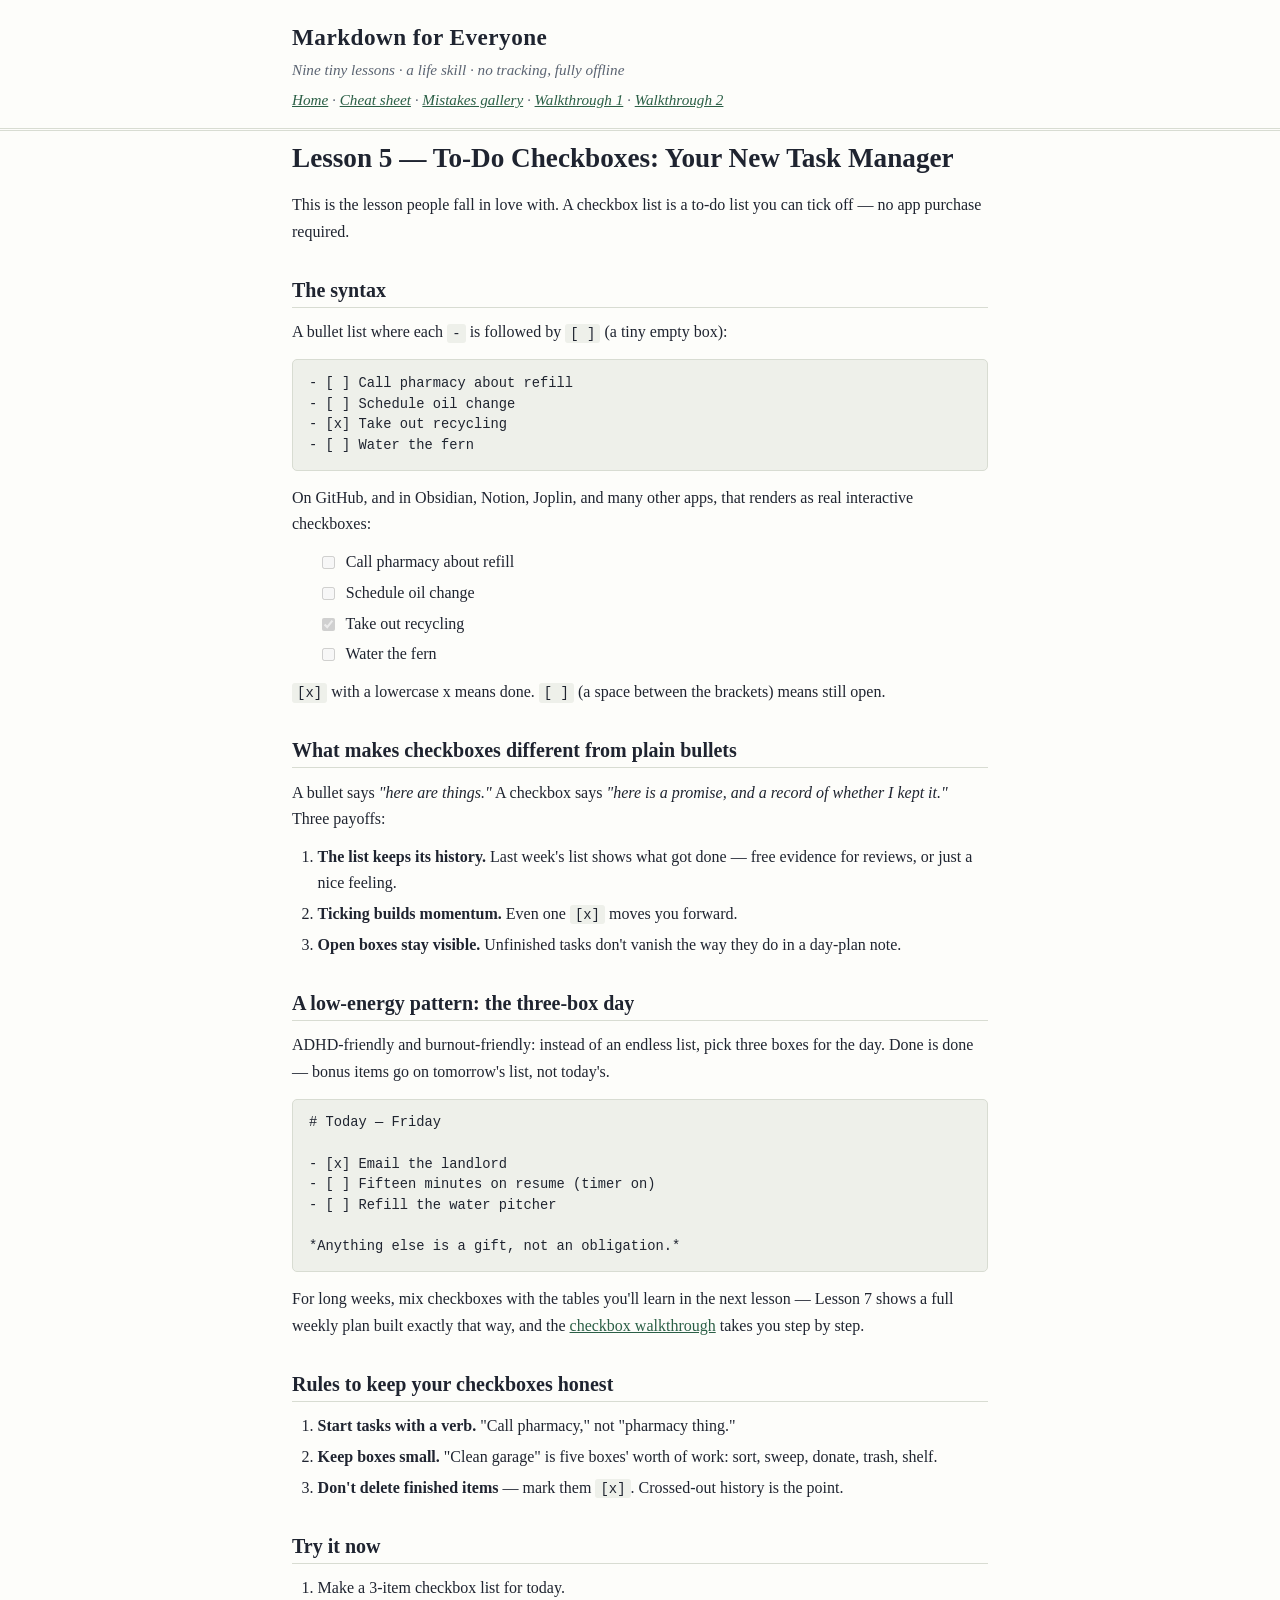
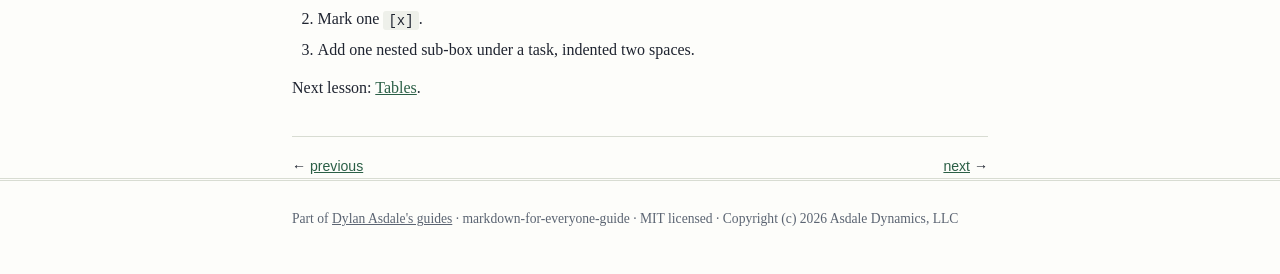
<file: site/lessons/05-todo-checkboxes.html>
<!DOCTYPE html>
<html lang="en">
<head>
<meta charset="utf-8">
<meta name="viewport" content="width=device-width, initial-scale=1">
<title>Lesson 5 — To-Do Checkboxes: Your New Task Manager — Markdown for Everyone</title>
<meta name="description" content="Plain-English Markdown lessons for everyday life: notes, to-do lists, tables, and READMEs. No tracking, fully offline.">
<link rel="stylesheet" href="../style.css">
</head>
<body>
<header class="site">
  <div class="wrap">
    <h1>Markdown for Everyone</h1>
    <p>Nine tiny lessons · a life skill · no tracking, fully offline</p>
    <nav aria-label="Site sections"><p>
    <a href="../index.html">Home</a> · <a href="../cheat-sheet.html">Cheat sheet</a> · <a href="../common-mistakes.html">Mistakes gallery</a> · <a href="../walkthroughs/checkboxes-week-plan.html">Walkthrough 1</a> · <a href="../walkthroughs/table-gear-inventory.html">Walkthrough 2</a>
    </p></nav>
  </div>
</header>
<main class="wrap">
<article>
<h1>Lesson 5 — To-Do Checkboxes: Your New Task Manager</h1>
<p>This is the lesson people fall in love with. A checkbox list is a
to-do list you can tick off — no app purchase required.</p>
<h2>The syntax</h2>
<p>A bullet list where each <code>-</code> is followed by <code>[ ]</code> (a tiny empty box):</p>
<pre><code class="language-markdown">- [ ] Call pharmacy about refill
- [ ] Schedule oil change
- [x] Take out recycling
- [ ] Water the fern
</code></pre>
<p>On GitHub, and in Obsidian, Notion, Joplin, and many other apps, that
renders as real interactive checkboxes:</p>
<ul>
<li class="task-list-item"><input type="checkbox" disabled aria-label="open task"> Call pharmacy about refill</li>
<li class="task-list-item"><input type="checkbox" disabled aria-label="open task"> Schedule oil change</li>
<li class="task-list-item"><input type="checkbox" disabled checked aria-label="done task"> Take out recycling</li>
<li class="task-list-item"><input type="checkbox" disabled aria-label="open task"> Water the fern</li>
</ul>
<p><code>[x]</code> with a lowercase x means done. <code>[ ]</code> (a space between the
brackets) means still open.</p>
<h2>What makes checkboxes different from plain bullets</h2>
<p>A bullet says <em>"here are things."</em> A checkbox says <em>"here is a promise,
and a record of whether I kept it."</em> Three payoffs:</p>
<ol>
<li><strong>The list keeps its history.</strong> Last week's list shows what got done —
   free evidence for reviews, or just a nice feeling.</li>
<li><strong>Ticking builds momentum.</strong> Even one <code>[x]</code> moves you forward.</li>
<li><strong>Open boxes stay visible.</strong> Unfinished tasks don't vanish the way
   they do in a day-plan note.</li>
</ol>
<h2>A low-energy pattern: the three-box day</h2>
<p>ADHD-friendly and burnout-friendly: instead of an endless list, pick
three boxes for the day. Done is done — bonus items go on tomorrow's
list, not today's.</p>
<pre><code class="language-markdown"># Today — Friday

- [x] Email the landlord
- [ ] Fifteen minutes on resume (timer on)
- [ ] Refill the water pitcher

*Anything else is a gift, not an obligation.*
</code></pre>
<p>For long weeks, mix checkboxes with the tables you'll learn in the
next lesson — Lesson 7 shows a full weekly plan built exactly that
way, and the <a href="../walkthroughs/checkboxes-week-plan.html">checkbox walkthrough</a>
takes you step by step.</p>
<h2>Rules to keep your checkboxes honest</h2>
<ol>
<li><strong>Start tasks with a verb.</strong> "Call pharmacy," not "pharmacy thing."</li>
<li><strong>Keep boxes small.</strong> "Clean garage" is five boxes' worth of work:
   sort, sweep, donate, trash, shelf.</li>
<li><strong>Don't delete finished items</strong> — mark them <code>[x]</code>. Crossed-out
   history is the point.</li>
</ol>
<h2>Try it now</h2>
<ol>
<li>Make a 3-item checkbox list for today.</li>
<li>Mark one <code>[x]</code>.</li>
<li>Add one nested sub-box under a task, indented two spaces.</li>
</ol>
<p>Next lesson: <a href="06-tables.html">Tables</a>.</p></article>
<nav class="pager"><span>&larr; <a href="../lessons/04-lists.html">previous</a></span><span><a href="../lessons/06-tables.html">next</a> &rarr;</span></nav>
</main>
<footer class="site">
  <div class="wrap">
    <p>Part of <a href="https://dylanasdale.github.io">Dylan Asdale's guides</a> ·
    markdown-for-everyone-guide · MIT licensed ·
    Copyright (c) 2026 Asdale Dynamics, LLC</p>
  </div>
</footer>
</body>
</html>
</file>
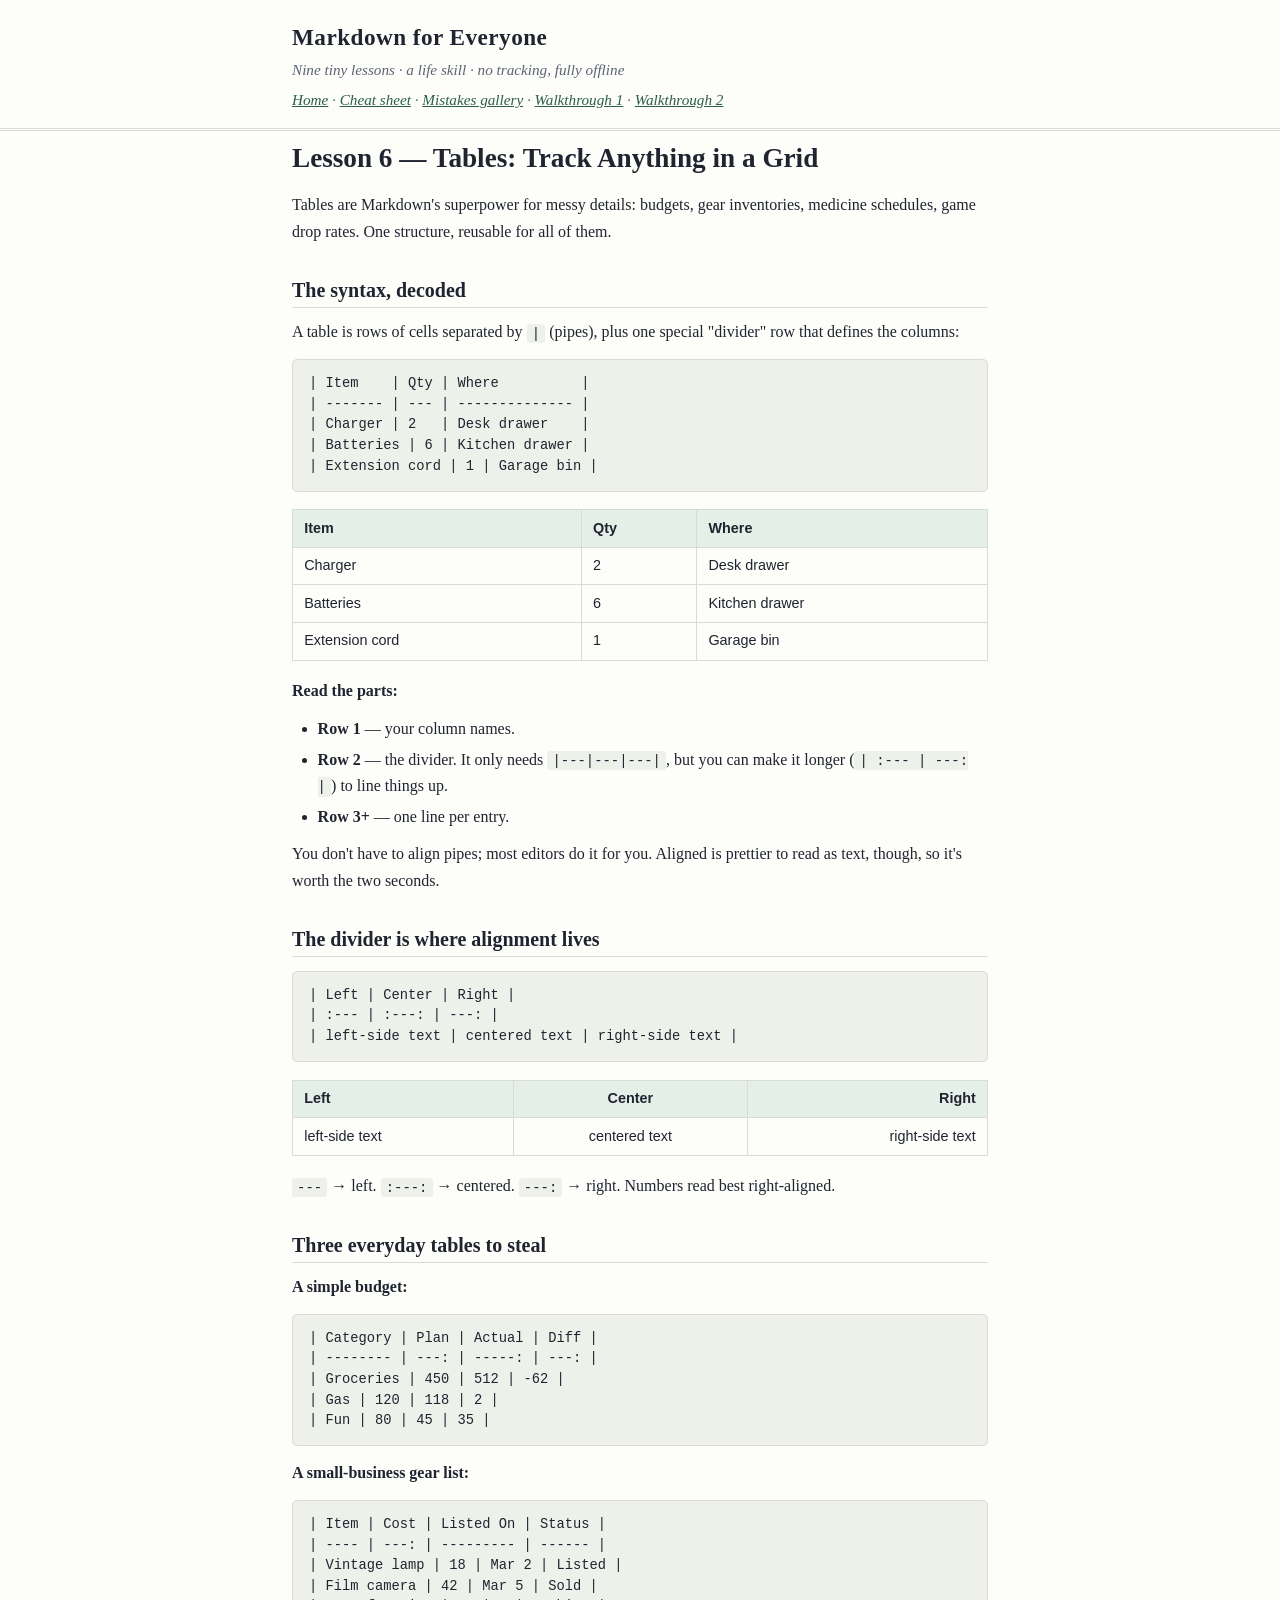
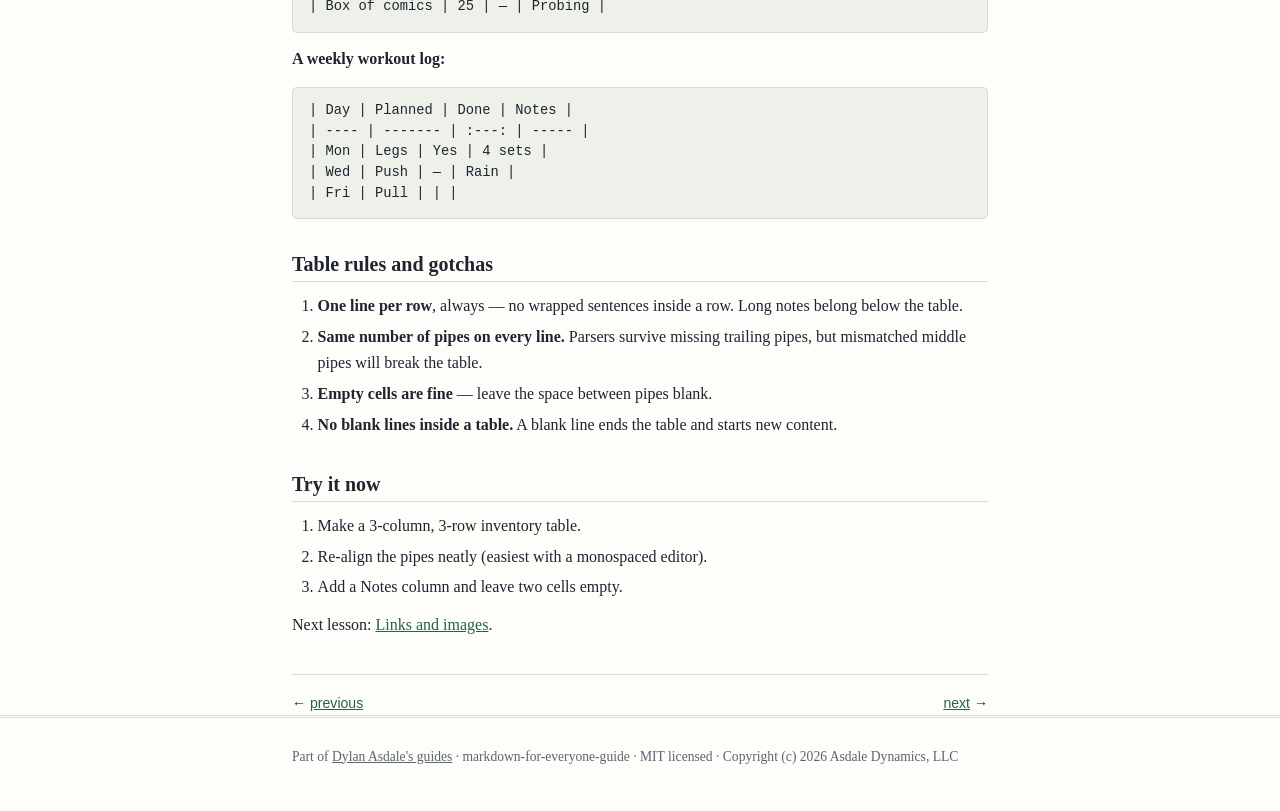
<file: site/lessons/06-tables.html>
<!DOCTYPE html>
<html lang="en">
<head>
<meta charset="utf-8">
<meta name="viewport" content="width=device-width, initial-scale=1">
<title>Lesson 6 — Tables: Track Anything in a Grid — Markdown for Everyone</title>
<meta name="description" content="Plain-English Markdown lessons for everyday life: notes, to-do lists, tables, and READMEs. No tracking, fully offline.">
<link rel="stylesheet" href="../style.css">
</head>
<body>
<header class="site">
  <div class="wrap">
    <h1>Markdown for Everyone</h1>
    <p>Nine tiny lessons · a life skill · no tracking, fully offline</p>
    <nav aria-label="Site sections"><p>
    <a href="../index.html">Home</a> · <a href="../cheat-sheet.html">Cheat sheet</a> · <a href="../common-mistakes.html">Mistakes gallery</a> · <a href="../walkthroughs/checkboxes-week-plan.html">Walkthrough 1</a> · <a href="../walkthroughs/table-gear-inventory.html">Walkthrough 2</a>
    </p></nav>
  </div>
</header>
<main class="wrap">
<article>
<h1>Lesson 6 — Tables: Track Anything in a Grid</h1>
<p>Tables are Markdown's superpower for messy details: budgets, gear
inventories, medicine schedules, game drop rates. One structure,
reusable for all of them.</p>
<h2>The syntax, decoded</h2>
<p>A table is rows of cells separated by <code>|</code> (pipes), plus one special
"divider" row that defines the columns:</p>
<pre><code class="language-markdown">| Item    | Qty | Where          |
| ------- | --- | -------------- |
| Charger | 2   | Desk drawer    |
| Batteries | 6 | Kitchen drawer |
| Extension cord | 1 | Garage bin |
</code></pre>
<table>
<thead>
<tr>
<th>Item</th>
<th>Qty</th>
<th>Where</th>
</tr>
</thead>
<tbody>
<tr>
<td>Charger</td>
<td>2</td>
<td>Desk drawer</td>
</tr>
<tr>
<td>Batteries</td>
<td>6</td>
<td>Kitchen drawer</td>
</tr>
<tr>
<td>Extension cord</td>
<td>1</td>
<td>Garage bin</td>
</tr>
</tbody>
</table>
<p><strong>Read the parts:</strong></p>
<ul>
<li><strong>Row 1</strong> — your column names.</li>
<li><strong>Row 2</strong> — the divider. It only needs <code>|---|---|---|</code>, but you can
  make it longer (<code>| :--- | ---: |</code>) to line things up.</li>
<li><strong>Row 3+</strong> — one line per entry.</li>
</ul>
<p>You don't have to align pipes; most editors do it for you. Aligned is
prettier to read as text, though, so it's worth the two seconds.</p>
<h2>The divider is where alignment lives</h2>
<pre><code class="language-markdown">| Left | Center | Right |
| :--- | :---: | ---: |
| left-side text | centered text | right-side text |
</code></pre>
<table>
<thead>
<tr>
<th style="text-align: left;">Left</th>
<th style="text-align: center;">Center</th>
<th style="text-align: right;">Right</th>
</tr>
</thead>
<tbody>
<tr>
<td style="text-align: left;">left-side text</td>
<td style="text-align: center;">centered text</td>
<td style="text-align: right;">right-side text</td>
</tr>
</tbody>
</table>
<p><code>---</code> → left. <code>:---:</code> → centered. <code>---:</code> → right. Numbers read best
right-aligned.</p>
<h2>Three everyday tables to steal</h2>
<p><strong>A simple budget:</strong></p>
<pre><code class="language-markdown">| Category | Plan | Actual | Diff |
| -------- | ---: | -----: | ---: |
| Groceries | 450 | 512 | -62 |
| Gas | 120 | 118 | 2 |
| Fun | 80 | 45 | 35 |
</code></pre>
<p><strong>A small-business gear list:</strong></p>
<pre><code class="language-markdown">| Item | Cost | Listed On | Status |
| ---- | ---: | --------- | ------ |
| Vintage lamp | 18 | Mar 2 | Listed |
| Film camera | 42 | Mar 5 | Sold |
| Box of comics | 25 | — | Probing |
</code></pre>
<p><strong>A weekly workout log:</strong></p>
<pre><code class="language-markdown">| Day | Planned | Done | Notes |
| ---- | ------- | :---: | ----- |
| Mon | Legs | Yes | 4 sets |
| Wed | Push | — | Rain |
| Fri | Pull | | |
</code></pre>
<h2>Table rules and gotchas</h2>
<ol>
<li><strong>One line per row</strong>, always — no wrapped sentences inside a row.
   Long notes belong below the table.</li>
<li><strong>Same number of pipes on every line.</strong> Parsers survive missing
   trailing pipes, but mismatched middle pipes will break the table.</li>
<li><strong>Empty cells are fine</strong> — leave the space between pipes blank.</li>
<li><strong>No blank lines inside a table.</strong> A blank line ends the table and
   starts new content.</li>
</ol>
<h2>Try it now</h2>
<ol>
<li>Make a 3-column, 3-row inventory table.</li>
<li>Re-align the pipes neatly (easiest with a monospaced editor).</li>
<li>Add a Notes column and leave two cells empty.</li>
</ol>
<p>Next lesson: <a href="07-links-and-images.html">Links and images</a>.</p></article>
<nav class="pager"><span>&larr; <a href="../lessons/05-todo-checkboxes.html">previous</a></span><span><a href="../lessons/07-links-and-images.html">next</a> &rarr;</span></nav>
</main>
<footer class="site">
  <div class="wrap">
    <p>Part of <a href="https://dylanasdale.github.io">Dylan Asdale's guides</a> ·
    markdown-for-everyone-guide · MIT licensed ·
    Copyright (c) 2026 Asdale Dynamics, LLC</p>
  </div>
</footer>
</body>
</html>
</file>
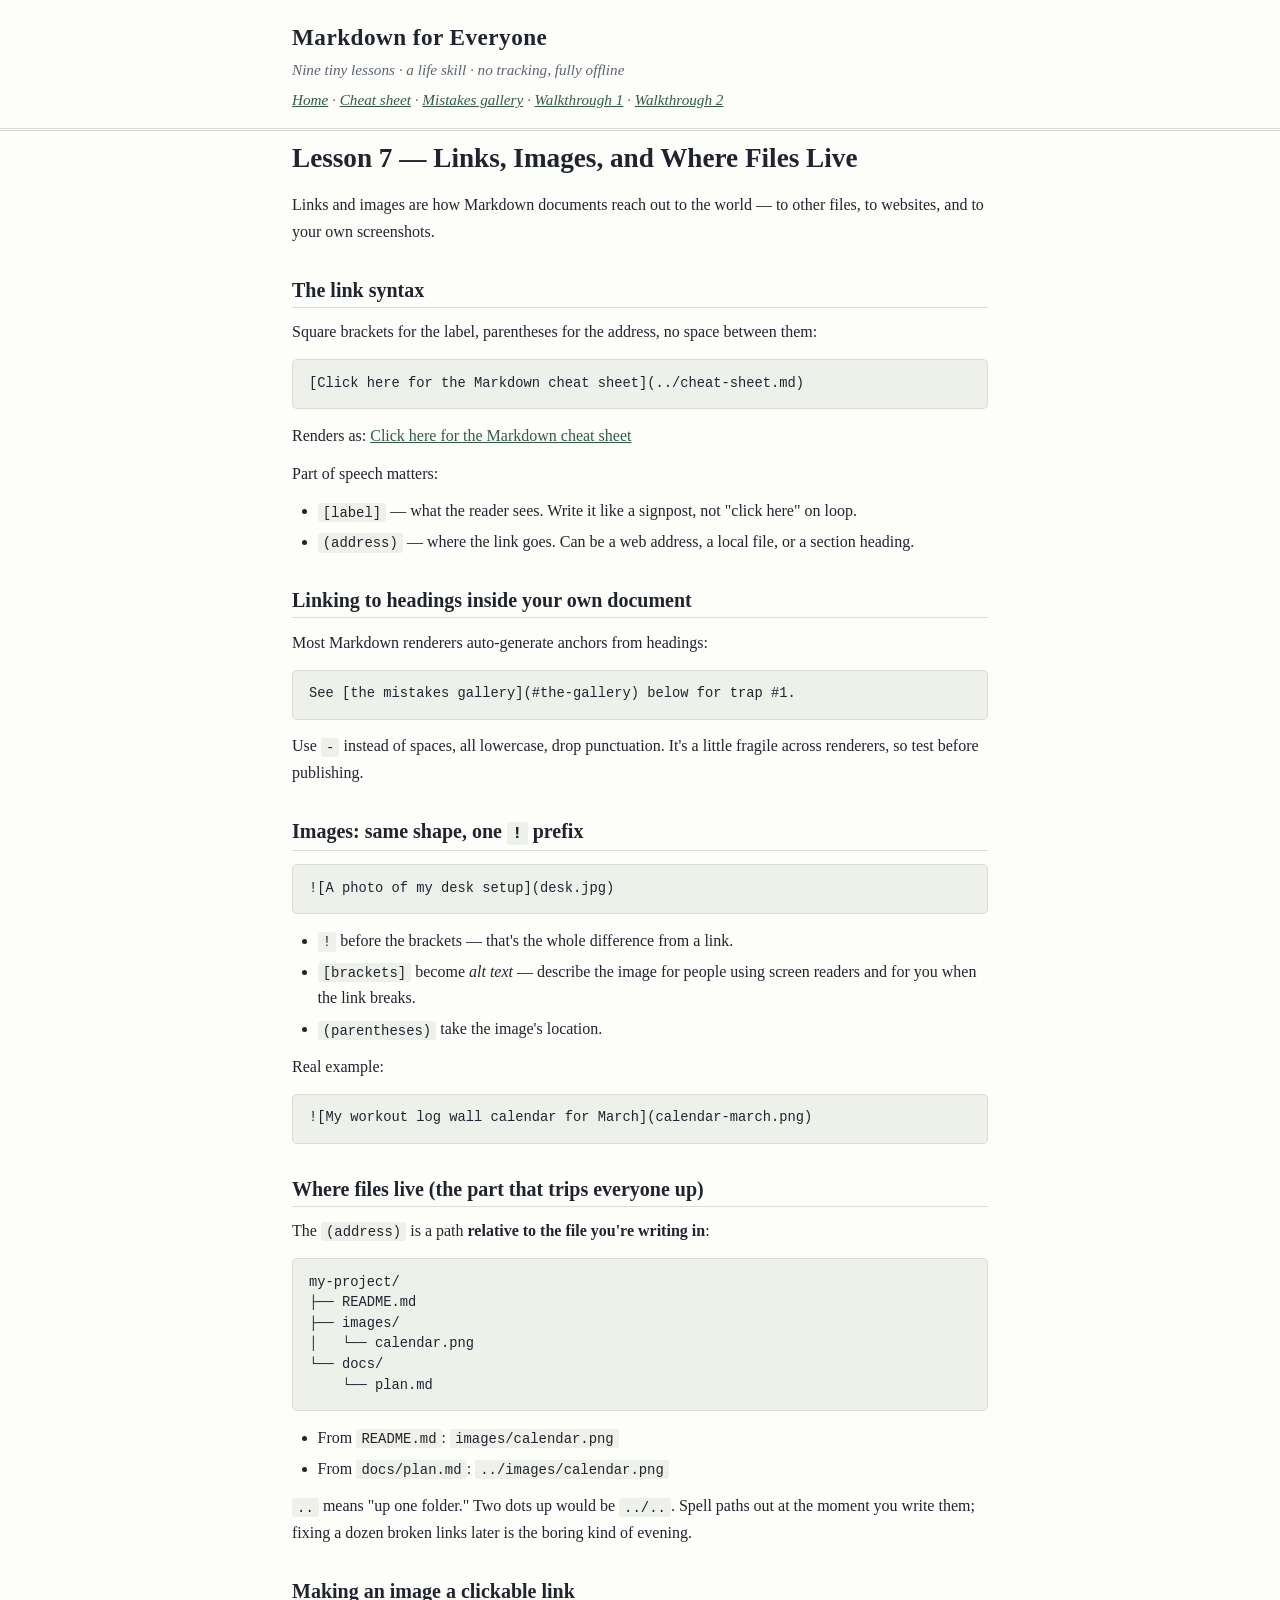
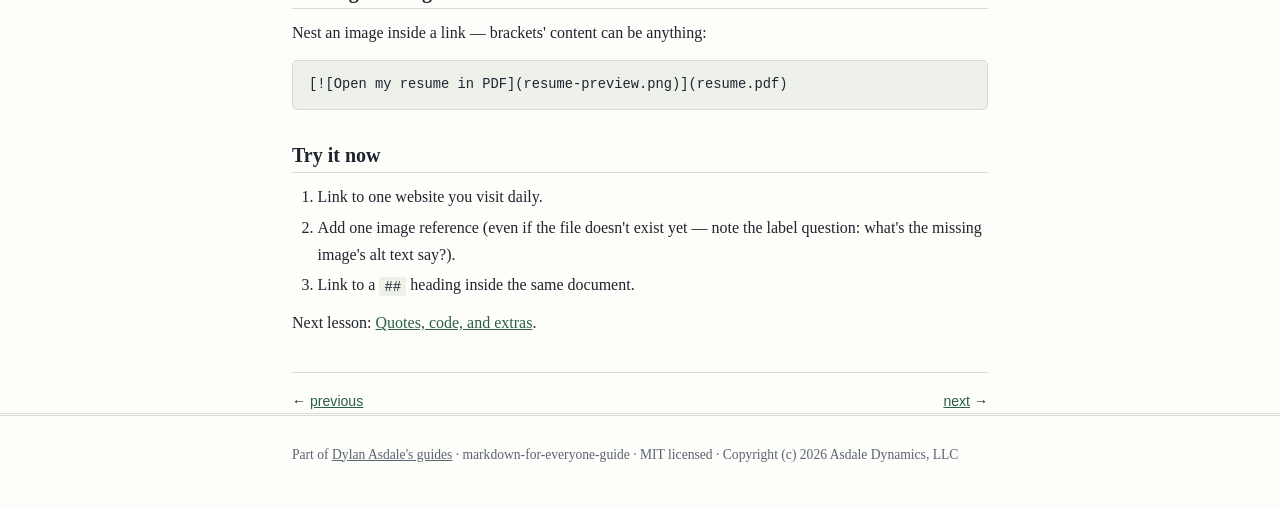
<file: site/lessons/07-links-and-images.html>
<!DOCTYPE html>
<html lang="en">
<head>
<meta charset="utf-8">
<meta name="viewport" content="width=device-width, initial-scale=1">
<title>Lesson 7 — Links, Images, and Where Files Live — Markdown for Everyone</title>
<meta name="description" content="Plain-English Markdown lessons for everyday life: notes, to-do lists, tables, and READMEs. No tracking, fully offline.">
<link rel="stylesheet" href="../style.css">
</head>
<body>
<header class="site">
  <div class="wrap">
    <h1>Markdown for Everyone</h1>
    <p>Nine tiny lessons · a life skill · no tracking, fully offline</p>
    <nav aria-label="Site sections"><p>
    <a href="../index.html">Home</a> · <a href="../cheat-sheet.html">Cheat sheet</a> · <a href="../common-mistakes.html">Mistakes gallery</a> · <a href="../walkthroughs/checkboxes-week-plan.html">Walkthrough 1</a> · <a href="../walkthroughs/table-gear-inventory.html">Walkthrough 2</a>
    </p></nav>
  </div>
</header>
<main class="wrap">
<article>
<h1>Lesson 7 — Links, Images, and Where Files Live</h1>
<p>Links and images are how Markdown documents reach out to the world —
to other files, to websites, and to your own screenshots.</p>
<h2>The link syntax</h2>
<p>Square brackets for the label, parentheses for the address, no space
between them:</p>
<pre><code class="language-markdown">[Click here for the Markdown cheat sheet](../cheat-sheet.md)
</code></pre>
<p>Renders as: <a href="../cheat-sheet.html">Click here for the Markdown cheat sheet</a></p>
<p>Part of speech matters:</p>
<ul>
<li><code>[label]</code> — what the reader sees. Write it like a signpost,
  not "click here" on loop.</li>
<li><code>(address)</code> — where the link goes. Can be a web address,
  a local file, or a section heading.</li>
</ul>
<h2>Linking to headings inside your own document</h2>
<p>Most Markdown renderers auto-generate anchors from headings:</p>
<pre><code class="language-markdown">See [the mistakes gallery](#the-gallery) below for trap #1.
</code></pre>
<p>Use <code>-</code> instead of spaces, all lowercase, drop punctuation. It's a
little fragile across renderers, so test before publishing.</p>
<h2>Images: same shape, one <code>!</code> prefix</h2>
<pre><code class="language-markdown">![A photo of my desk setup](desk.jpg)
</code></pre>
<ul>
<li><code>!</code> before the brackets — that's the whole difference from a link.</li>
<li><code>[brackets]</code> become <em>alt text</em> — describe the image for people
  using screen readers and for you when the link breaks.</li>
<li><code>(parentheses)</code> take the image's location.</li>
</ul>
<p>Real example:</p>
<pre><code class="language-markdown">![My workout log wall calendar for March](calendar-march.png)
</code></pre>
<h2>Where files live (the part that trips everyone up)</h2>
<p>The <code>(address)</code> is a path <strong>relative to the file you're writing in</strong>:</p>
<pre><code class="language-text">my-project/
├── README.md
├── images/
│   └── calendar.png
└── docs/
    └── plan.md
</code></pre>
<ul>
<li>From <code>README.md</code>: <code>images/calendar.png</code></li>
<li>From <code>docs/plan.md</code>: <code>../images/calendar.png</code></li>
</ul>
<p><code>..</code> means "up one folder." Two dots up would be <code>../..</code>. Spell paths
out at the moment you write them; fixing a dozen broken links later
is the boring kind of evening.</p>
<h2>Making an image a clickable link</h2>
<p>Nest an image inside a link — brackets' content can be anything:</p>
<pre><code class="language-markdown">[![Open my resume in PDF](resume-preview.png)](resume.pdf)
</code></pre>
<h2>Try it now</h2>
<ol>
<li>Link to one website you visit daily.</li>
<li>Add one image reference (even if the file doesn't exist yet —
   note the label question: what's the missing image's alt text say?).</li>
<li>Link to a <code>##</code> heading inside the same document.</li>
</ol>
<p>Next lesson: <a href="08-quotes-code-and-extras.html">Quotes, code, and extras</a>.</p></article>
<nav class="pager"><span>&larr; <a href="../lessons/06-tables.html">previous</a></span><span><a href="../lessons/08-quotes-code-and-extras.html">next</a> &rarr;</span></nav>
</main>
<footer class="site">
  <div class="wrap">
    <p>Part of <a href="https://dylanasdale.github.io">Dylan Asdale's guides</a> ·
    markdown-for-everyone-guide · MIT licensed ·
    Copyright (c) 2026 Asdale Dynamics, LLC</p>
  </div>
</footer>
</body>
</html>
</file>
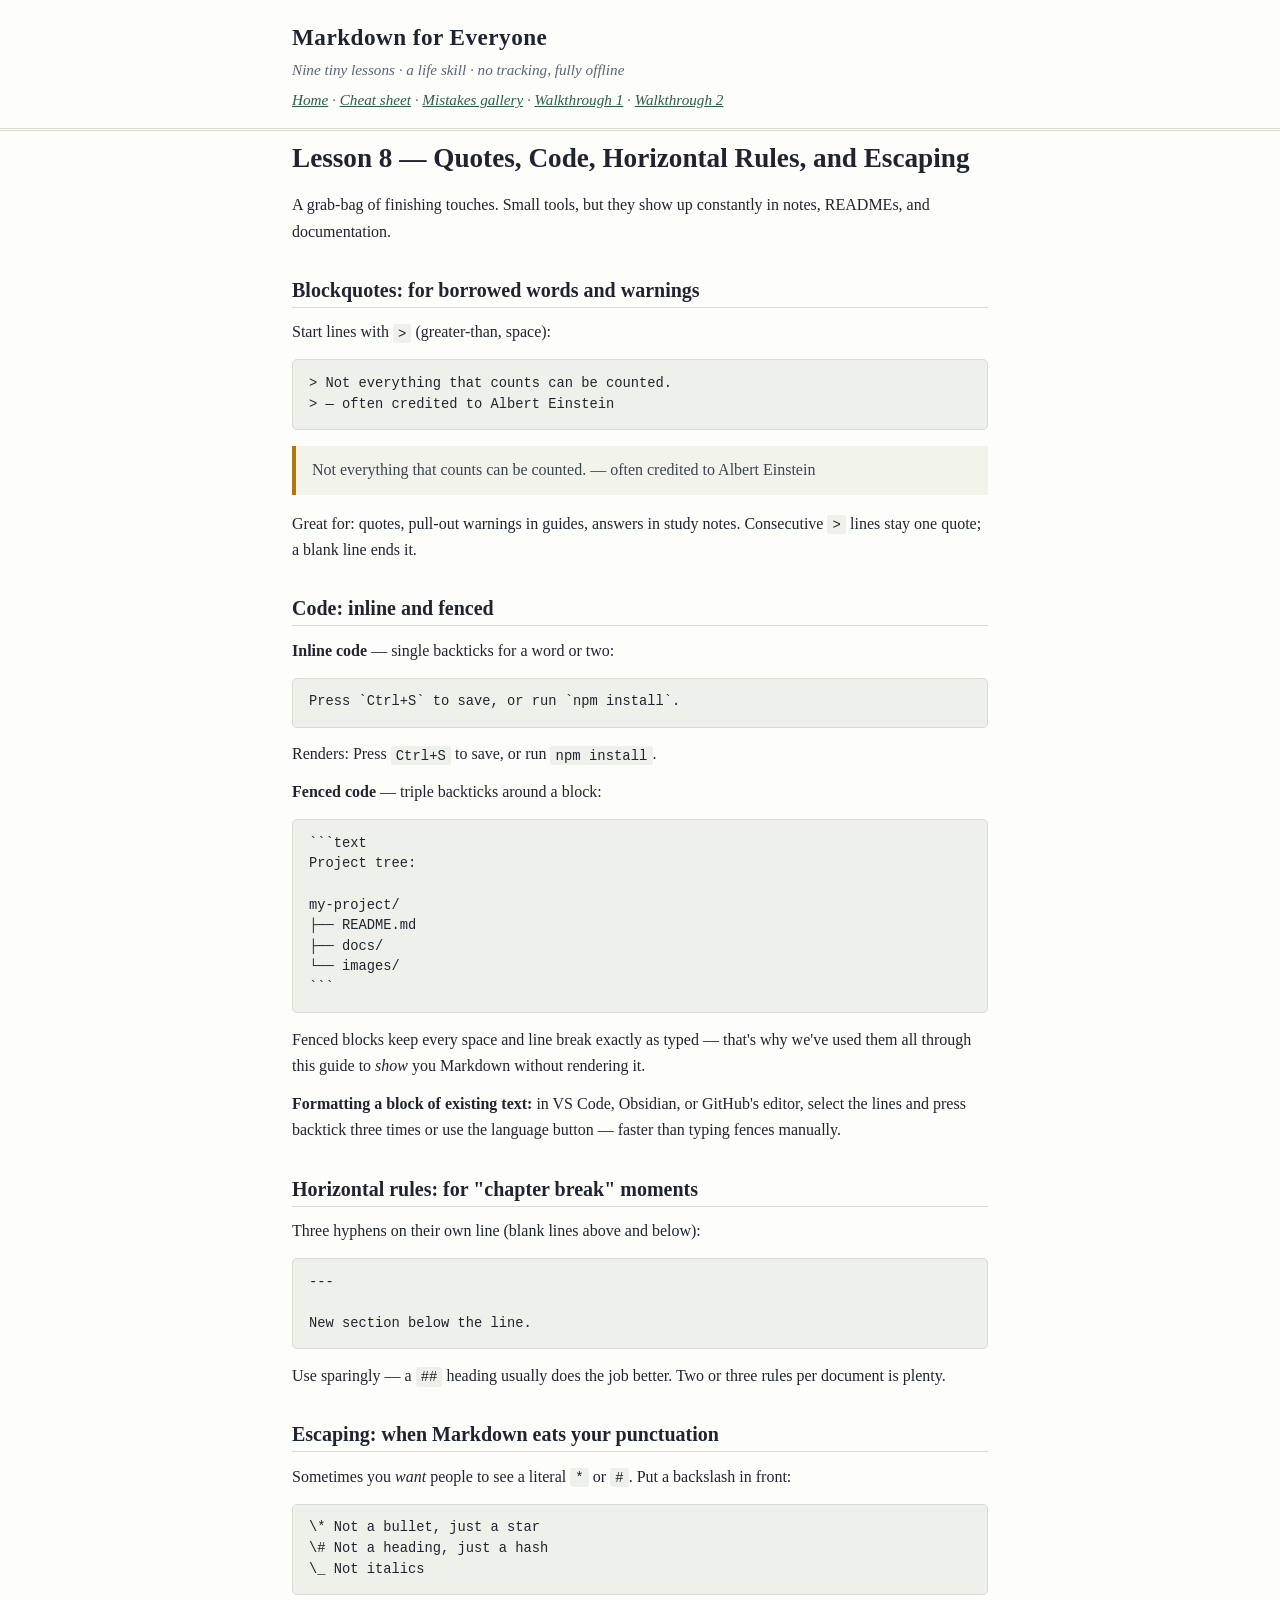
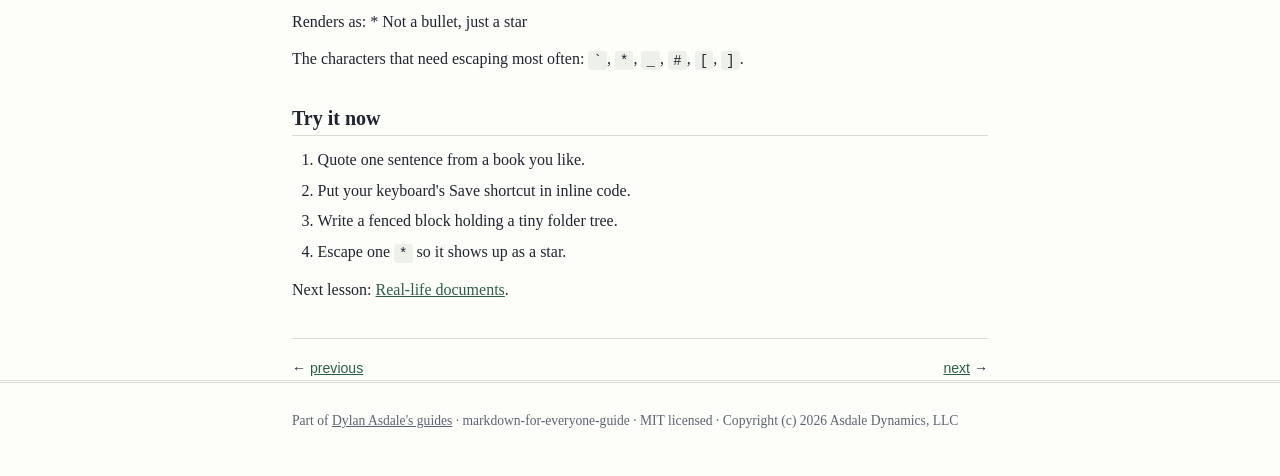
<file: site/lessons/08-quotes-code-and-extras.html>
<!DOCTYPE html>
<html lang="en">
<head>
<meta charset="utf-8">
<meta name="viewport" content="width=device-width, initial-scale=1">
<title>Lesson 8 — Quotes, Code, Horizontal Rules, and Escaping — Markdown for Everyone</title>
<meta name="description" content="Plain-English Markdown lessons for everyday life: notes, to-do lists, tables, and READMEs. No tracking, fully offline.">
<link rel="stylesheet" href="../style.css">
</head>
<body>
<header class="site">
  <div class="wrap">
    <h1>Markdown for Everyone</h1>
    <p>Nine tiny lessons · a life skill · no tracking, fully offline</p>
    <nav aria-label="Site sections"><p>
    <a href="../index.html">Home</a> · <a href="../cheat-sheet.html">Cheat sheet</a> · <a href="../common-mistakes.html">Mistakes gallery</a> · <a href="../walkthroughs/checkboxes-week-plan.html">Walkthrough 1</a> · <a href="../walkthroughs/table-gear-inventory.html">Walkthrough 2</a>
    </p></nav>
  </div>
</header>
<main class="wrap">
<article>
<h1>Lesson 8 — Quotes, Code, Horizontal Rules, and Escaping</h1>
<p>A grab-bag of finishing touches. Small tools, but they show up
constantly in notes, READMEs, and documentation.</p>
<h2>Blockquotes: for borrowed words and warnings</h2>
<p>Start lines with <code>&gt;</code> (greater-than, space):</p>
<pre><code class="language-markdown">&gt; Not everything that counts can be counted.
&gt; — often credited to Albert Einstein
</code></pre>
<blockquote>
<p>Not everything that counts can be counted.
— often credited to Albert Einstein</p>
</blockquote>
<p>Great for: quotes, pull-out warnings in guides, answers in study
notes. Consecutive <code>&gt;</code> lines stay one quote; a blank line ends it.</p>
<h2>Code: inline and fenced</h2>
<p><strong>Inline code</strong> — single backticks for a word or two:</p>
<pre><code class="language-markdown">Press `Ctrl+S` to save, or run `npm install`.
</code></pre>
<p>Renders: Press <code>Ctrl+S</code> to save, or run <code>npm install</code>.</p>
<p><strong>Fenced code</strong> — triple backticks around a block:</p>
<pre><code>```text
Project tree:

my-project/
├── README.md
├── docs/
└── images/
```
</code></pre>
<p>Fenced blocks keep every space and line break exactly as typed —
that's why we've used them all through this guide to <em>show</em> you
Markdown without rendering it.</p>
<p><strong>Formatting a block of existing text:</strong> in VS Code, Obsidian, or
GitHub's editor, select the lines and press backtick three times or
use the language button — faster than typing fences manually.</p>
<h2>Horizontal rules: for "chapter break" moments</h2>
<p>Three hyphens on their own line (blank lines above and below):</p>
<pre><code class="language-markdown">---

New section below the line.
</code></pre>
<p>Use sparingly — a <code>##</code> heading usually does the job better. Two or
three rules per document is plenty.</p>
<h2>Escaping: when Markdown eats your punctuation</h2>
<p>Sometimes you <em>want</em> people to see a literal <code>*</code> or <code>#</code>. Put a
backslash in front:</p>
<pre><code class="language-markdown">\* Not a bullet, just a star
\# Not a heading, just a hash
\_ Not italics
</code></pre>
<p>Renders as: * Not a bullet, just a star</p>
<p>The characters that need escaping most often: <code>`</code>, <code>*</code>, <code>_</code>,
<code>#</code>, <code>[</code>, <code>]</code>.</p>
<h2>Try it now</h2>
<ol>
<li>Quote one sentence from a book you like.</li>
<li>Put your keyboard's Save shortcut in inline code.</li>
<li>Write a fenced block holding a tiny folder tree.</li>
<li>Escape one <code>*</code> so it shows up as a star.</li>
</ol>
<p>Next lesson: <a href="09-real-life-documents.html">Real-life documents</a>.</p></article>
<nav class="pager"><span>&larr; <a href="../lessons/07-links-and-images.html">previous</a></span><span><a href="../lessons/09-real-life-documents.html">next</a> &rarr;</span></nav>
</main>
<footer class="site">
  <div class="wrap">
    <p>Part of <a href="https://dylanasdale.github.io">Dylan Asdale's guides</a> ·
    markdown-for-everyone-guide · MIT licensed ·
    Copyright (c) 2026 Asdale Dynamics, LLC</p>
  </div>
</footer>
</body>
</html>
</file>
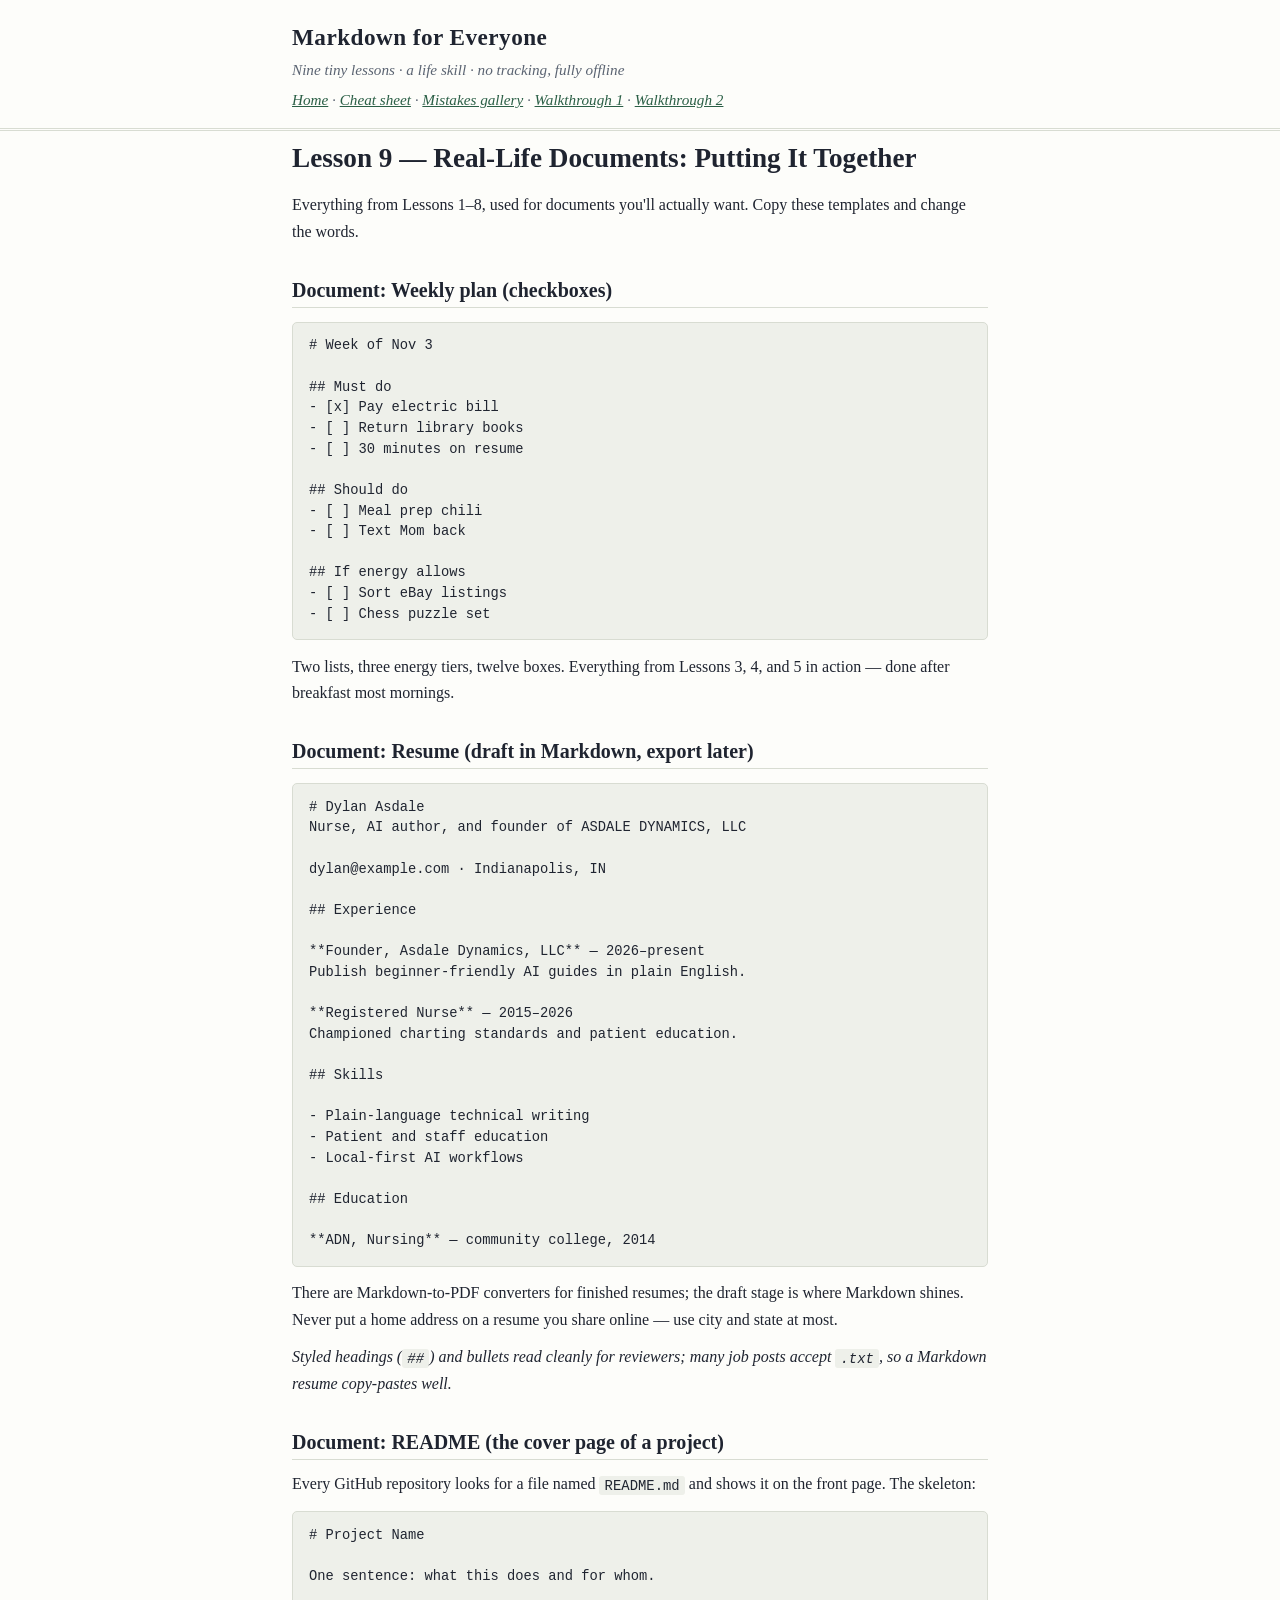
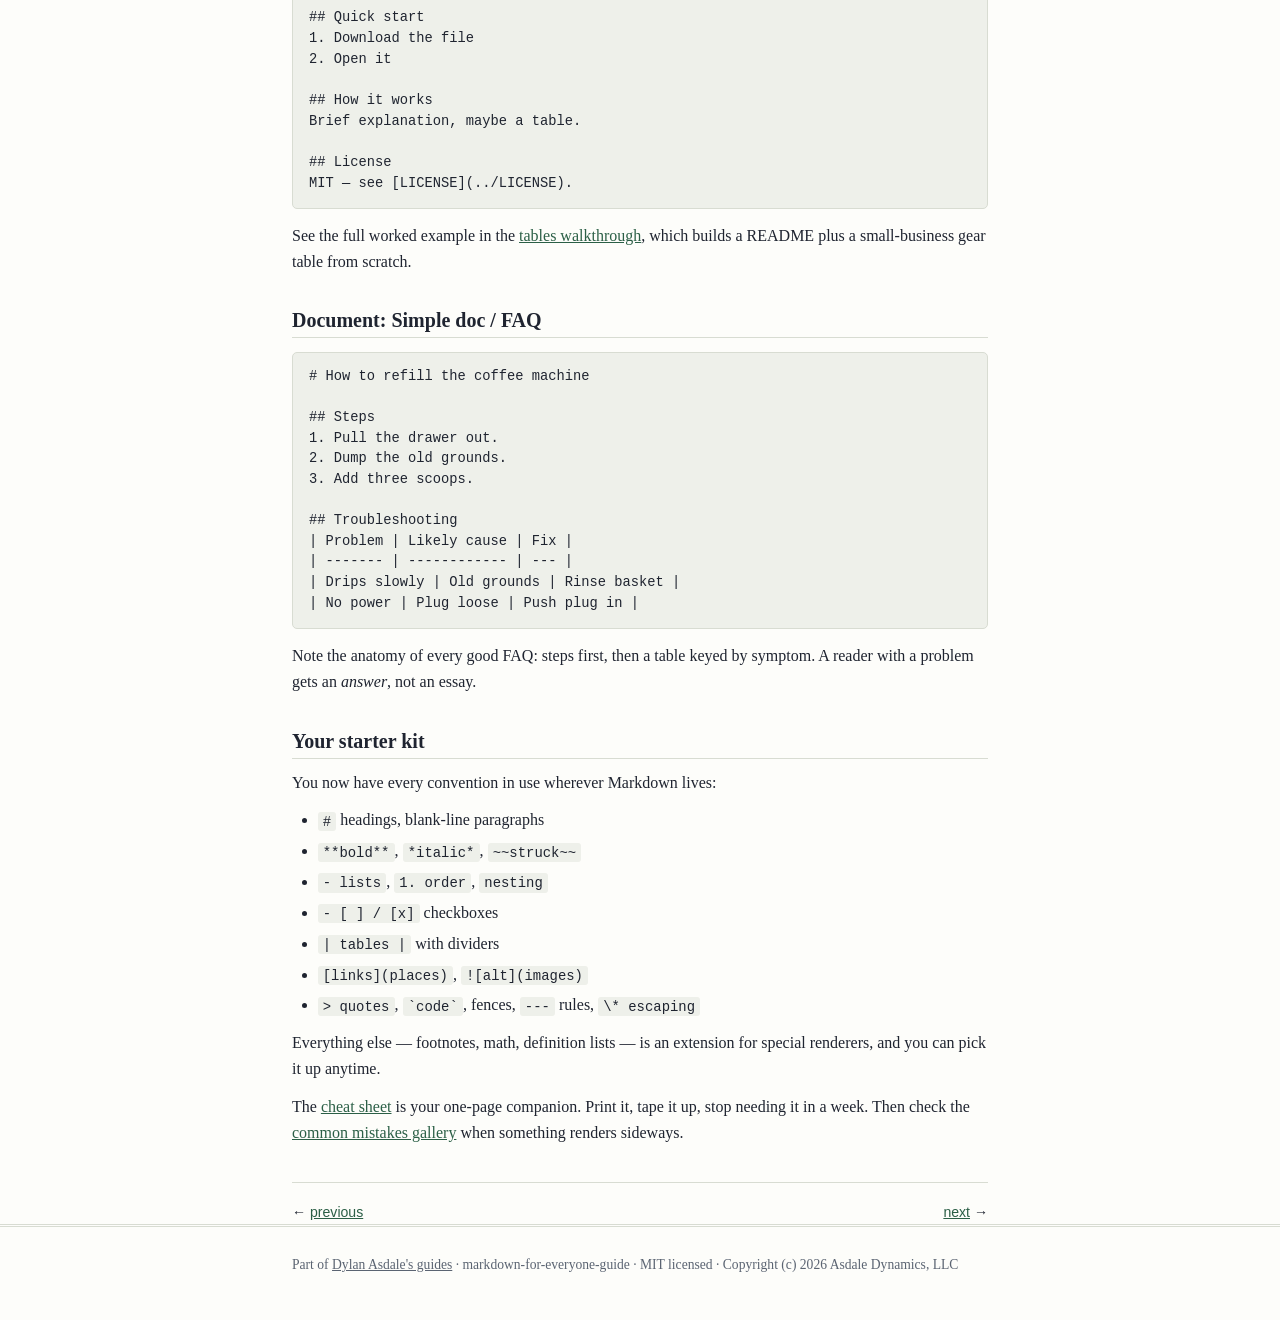
<file: site/lessons/09-real-life-documents.html>
<!DOCTYPE html>
<html lang="en">
<head>
<meta charset="utf-8">
<meta name="viewport" content="width=device-width, initial-scale=1">
<title>Lesson 9 — Real-Life Documents: Putting It Together — Markdown for Everyone</title>
<meta name="description" content="Plain-English Markdown lessons for everyday life: notes, to-do lists, tables, and READMEs. No tracking, fully offline.">
<link rel="stylesheet" href="../style.css">
</head>
<body>
<header class="site">
  <div class="wrap">
    <h1>Markdown for Everyone</h1>
    <p>Nine tiny lessons · a life skill · no tracking, fully offline</p>
    <nav aria-label="Site sections"><p>
    <a href="../index.html">Home</a> · <a href="../cheat-sheet.html">Cheat sheet</a> · <a href="../common-mistakes.html">Mistakes gallery</a> · <a href="../walkthroughs/checkboxes-week-plan.html">Walkthrough 1</a> · <a href="../walkthroughs/table-gear-inventory.html">Walkthrough 2</a>
    </p></nav>
  </div>
</header>
<main class="wrap">
<article>
<h1>Lesson 9 — Real-Life Documents: Putting It Together</h1>
<p>Everything from Lessons 1–8, used for documents you'll actually want.
Copy these templates and change the words.</p>
<h2>Document: Weekly plan (checkboxes)</h2>
<pre><code class="language-markdown"># Week of Nov 3

## Must do
- [x] Pay electric bill
- [ ] Return library books
- [ ] 30 minutes on resume

## Should do
- [ ] Meal prep chili
- [ ] Text Mom back

## If energy allows
- [ ] Sort eBay listings
- [ ] Chess puzzle set
</code></pre>
<p>Two lists, three energy tiers, twelve boxes. Everything from Lessons
3, 4, and 5 in action — done after breakfast most mornings.</p>
<h2>Document: Resume (draft in Markdown, export later)</h2>
<pre><code class="language-markdown"># Dylan Asdale
Nurse, AI author, and founder of ASDALE DYNAMICS, LLC

dylan@example.com · Indianapolis, IN

## Experience

**Founder, Asdale Dynamics, LLC** — 2026–present
Publish beginner-friendly AI guides in plain English.

**Registered Nurse** — 2015–2026
Championed charting standards and patient education.

## Skills

- Plain-language technical writing
- Patient and staff education
- Local-first AI workflows

## Education

**ADN, Nursing** — community college, 2014
</code></pre>
<p>There are Markdown-to-PDF converters for finished resumes; the draft
stage is where Markdown shines. Never put a home address on a resume
you share online — use city and state at most.</p>
<p><em>Styled headings (<code>##</code>) and bullets read cleanly for reviewers; many
job posts accept <code>.txt</code>, so a Markdown resume copy-pastes well.</em></p>
<h2>Document: README (the cover page of a project)</h2>
<p>Every GitHub repository looks for a file named <code>README.md</code> and shows
it on the front page. The skeleton:</p>
<pre><code class="language-markdown"># Project Name

One sentence: what this does and for whom.

## Quick start
1. Download the file
2. Open it

## How it works
Brief explanation, maybe a table.

## License
MIT — see [LICENSE](../LICENSE).
</code></pre>
<p>See the full worked example in the
<a href="../walkthroughs/table-gear-inventory.html">tables walkthrough</a>, which
builds a README plus a small-business gear table from scratch.</p>
<h2>Document: Simple doc / FAQ</h2>
<pre><code class="language-markdown"># How to refill the coffee machine

## Steps
1. Pull the drawer out.
2. Dump the old grounds.
3. Add three scoops.

## Troubleshooting
| Problem | Likely cause | Fix |
| ------- | ------------ | --- |
| Drips slowly | Old grounds | Rinse basket |
| No power | Plug loose | Push plug in |
</code></pre>
<p>Note the anatomy of every good FAQ: steps first, then a table keyed
by symptom. A reader with a problem gets an <em>answer</em>, not an essay.</p>
<h2>Your starter kit</h2>
<p>You now have every convention in use wherever Markdown lives:</p>
<ul>
<li><code>#</code> headings, blank-line paragraphs</li>
<li><code>**bold**</code>, <code>*italic*</code>, <code>~~struck~~</code></li>
<li><code>- lists</code>, <code>1. order</code>, <code>nesting</code></li>
<li><code>- [ ] / [x]</code> checkboxes</li>
<li><code>| tables |</code> with dividers</li>
<li><code>[links](places)</code>, <code>![alt](images)</code></li>
<li><code>&gt; quotes</code>, <code>`code`</code>, fences, <code>---</code> rules, <code>\* escaping</code></li>
</ul>
<p>Everything else — footnotes, math, definition lists — is an
extension for special renderers, and you can pick it up anytime.</p>
<p>The <a href="../cheat-sheet.html">cheat sheet</a> is your one-page companion. Print
it, tape it up, stop needing it in a week. Then check the
<a href="../common-mistakes.html">common mistakes gallery</a> when something
renders sideways.</p></article>
<nav class="pager"><span>&larr; <a href="../lessons/08-quotes-code-and-extras.html">previous</a></span><span><a href="../cheat-sheet.html">next</a> &rarr;</span></nav>
</main>
<footer class="site">
  <div class="wrap">
    <p>Part of <a href="https://dylanasdale.github.io">Dylan Asdale's guides</a> ·
    markdown-for-everyone-guide · MIT licensed ·
    Copyright (c) 2026 Asdale Dynamics, LLC</p>
  </div>
</footer>
</body>
</html>
</file>
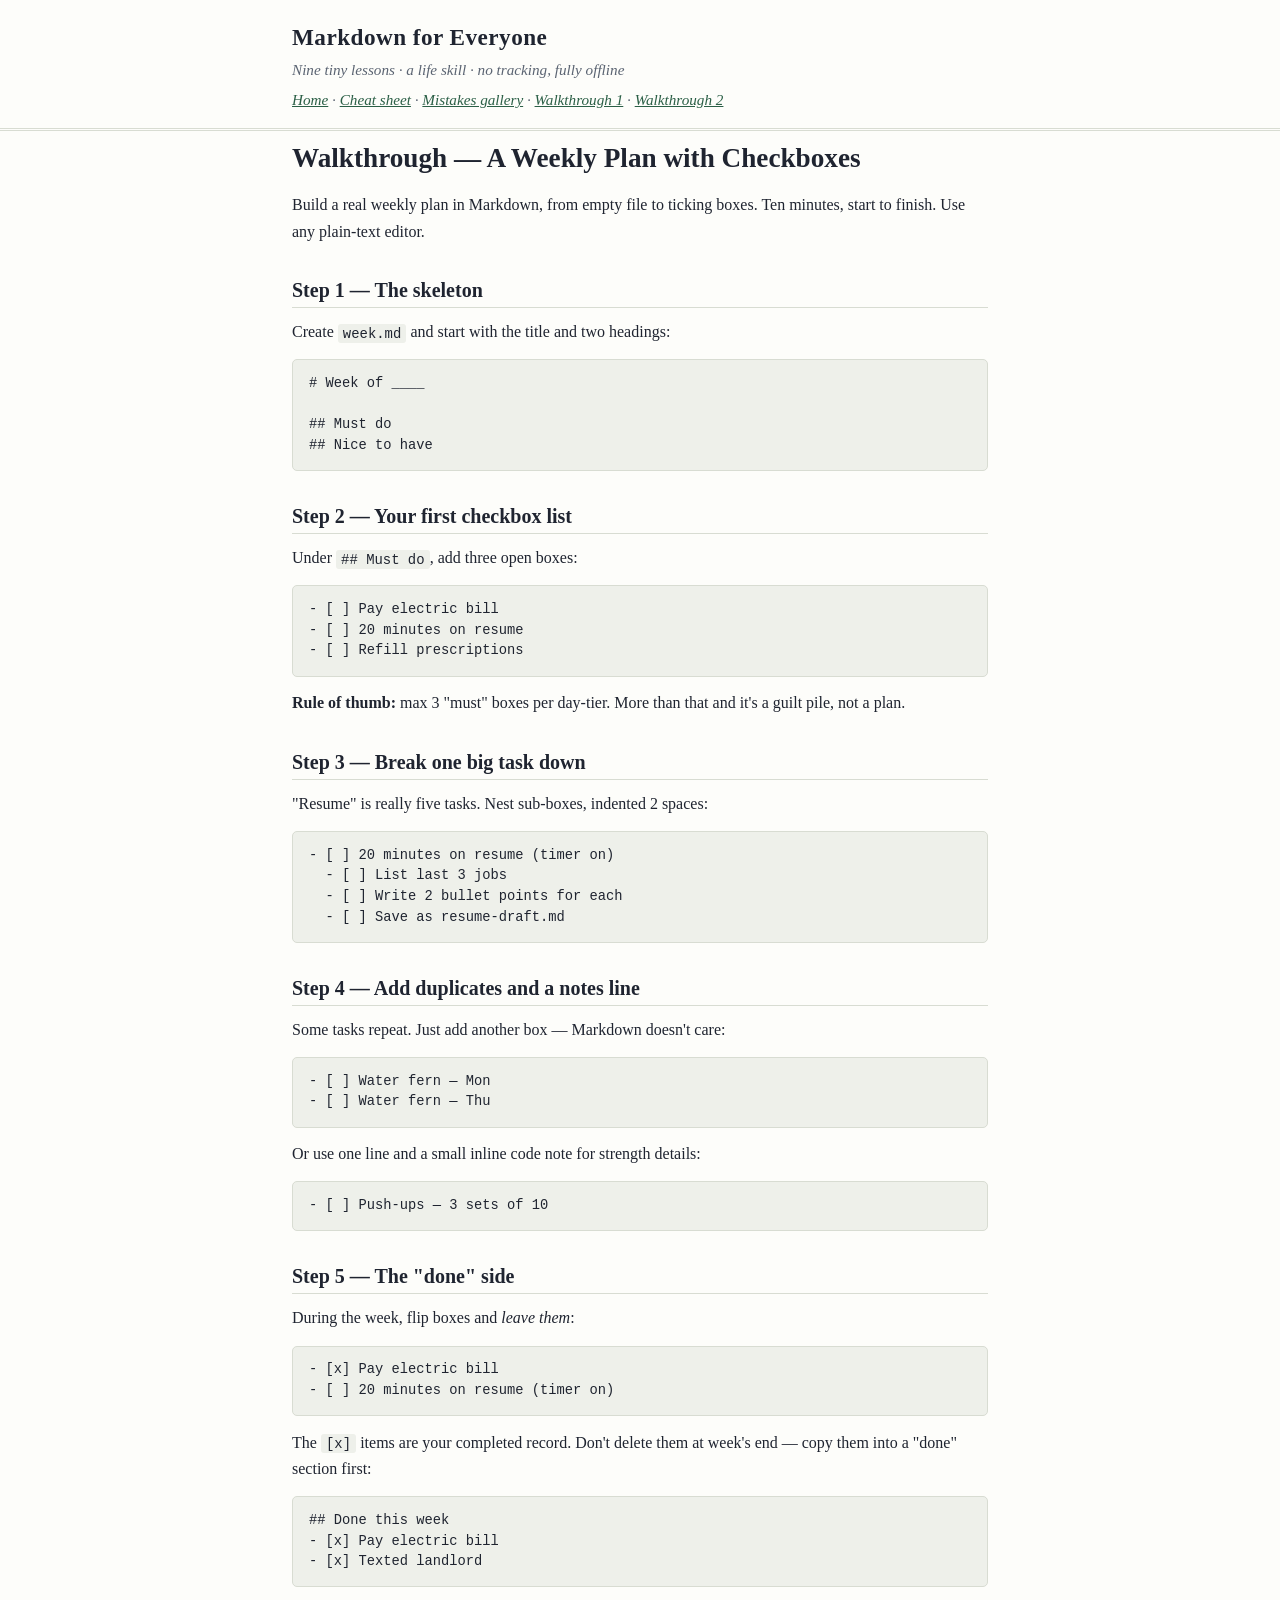
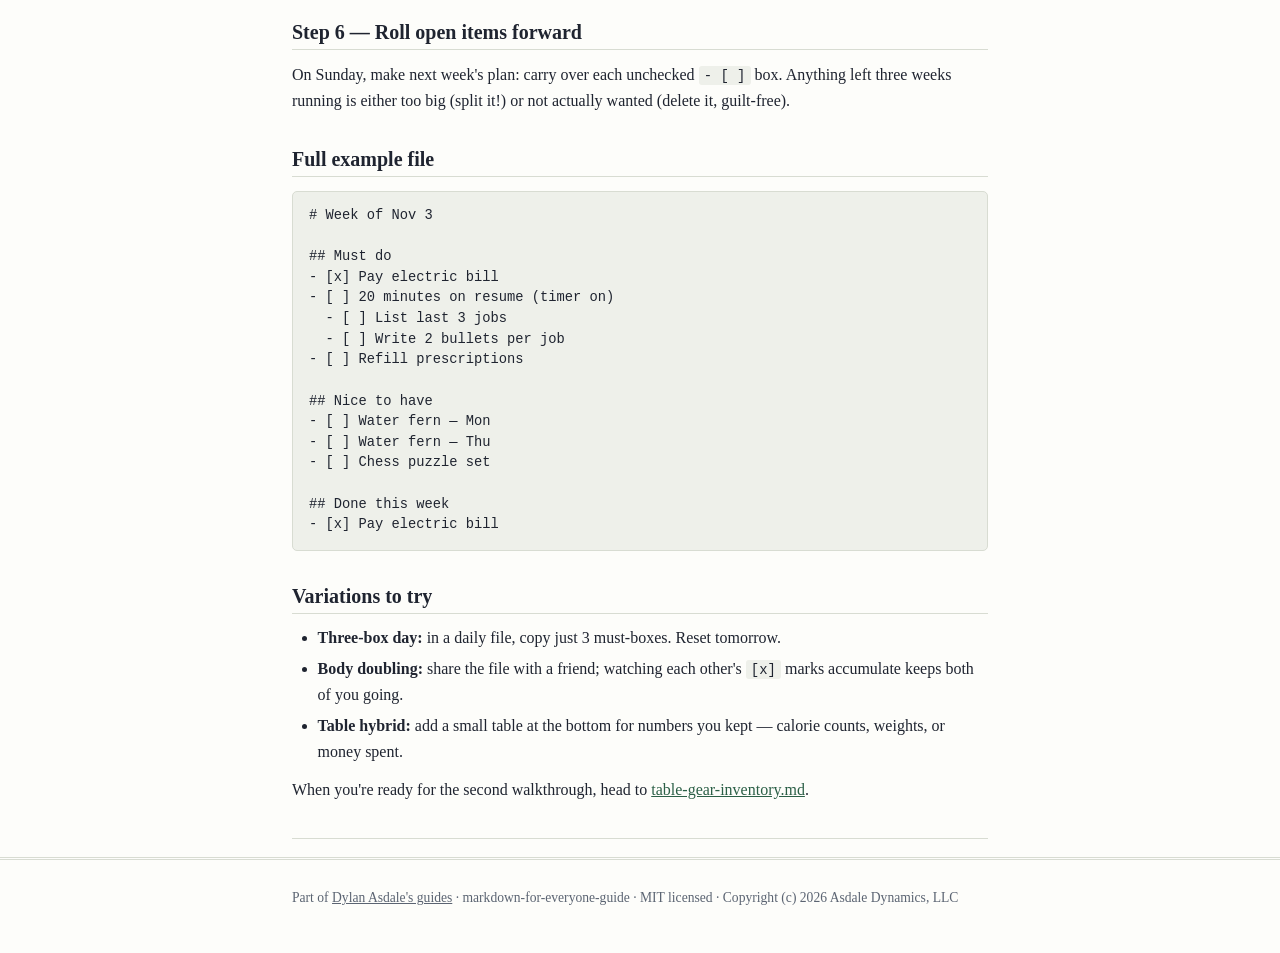
<file: site/walkthroughs/checkboxes-week-plan.html>
<!DOCTYPE html>
<html lang="en">
<head>
<meta charset="utf-8">
<meta name="viewport" content="width=device-width, initial-scale=1">
<title>Walkthrough — A Weekly Plan with Checkboxes — Markdown for Everyone</title>
<meta name="description" content="Plain-English Markdown lessons for everyday life: notes, to-do lists, tables, and READMEs. No tracking, fully offline.">
<link rel="stylesheet" href="../style.css">
</head>
<body>
<header class="site">
  <div class="wrap">
    <h1>Markdown for Everyone</h1>
    <p>Nine tiny lessons · a life skill · no tracking, fully offline</p>
    <nav aria-label="Site sections"><p>
    <a href="../index.html">Home</a> · <a href="../cheat-sheet.html">Cheat sheet</a> · <a href="../common-mistakes.html">Mistakes gallery</a> · <a href="../walkthroughs/checkboxes-week-plan.html" aria-current="page">Walkthrough 1</a> · <a href="../walkthroughs/table-gear-inventory.html">Walkthrough 2</a>
    </p></nav>
  </div>
</header>
<main class="wrap">
<article>
<h1>Walkthrough — A Weekly Plan with Checkboxes</h1>
<p>Build a real weekly plan in Markdown, from empty file to ticking
boxes. Ten minutes, start to finish. Use any plain-text editor.</p>
<h2>Step 1 — The skeleton</h2>
<p>Create <code>week.md</code> and start with the title and two headings:</p>
<pre><code class="language-markdown"># Week of ____

## Must do
## Nice to have
</code></pre>
<h2>Step 2 — Your first checkbox list</h2>
<p>Under <code>## Must do</code>, add three open boxes:</p>
<pre><code class="language-markdown">- [ ] Pay electric bill
- [ ] 20 minutes on resume
- [ ] Refill prescriptions
</code></pre>
<p><strong>Rule of thumb:</strong> max 3 "must" boxes per day-tier. More than that
and it's a guilt pile, not a plan.</p>
<h2>Step 3 — Break one big task down</h2>
<p>"Resume" is really five tasks. Nest sub-boxes, indented 2 spaces:</p>
<pre><code class="language-markdown">- [ ] 20 minutes on resume (timer on)
  - [ ] List last 3 jobs
  - [ ] Write 2 bullet points for each
  - [ ] Save as resume-draft.md
</code></pre>
<h2>Step 4 — Add duplicates and a notes line</h2>
<p>Some tasks repeat. Just add another box — Markdown doesn't care:</p>
<pre><code class="language-markdown">- [ ] Water fern — Mon
- [ ] Water fern — Thu
</code></pre>
<p>Or use one line and a small inline code note for strength details:</p>
<pre><code class="language-markdown">- [ ] Push-ups — 3 sets of 10
</code></pre>
<h2>Step 5 — The "done" side</h2>
<p>During the week, flip boxes and <em>leave them</em>:</p>
<pre><code class="language-markdown">- [x] Pay electric bill
- [ ] 20 minutes on resume (timer on)
</code></pre>
<p>The <code>[x]</code> items are your completed record. Don't delete them at
week's end — copy them into a "done" section first:</p>
<pre><code class="language-markdown">## Done this week
- [x] Pay electric bill
- [x] Texted landlord
</code></pre>
<h2>Step 6 — Roll open items forward</h2>
<p>On Sunday, make next week's plan: carry over each unchecked <code>- [ ]</code>
box. Anything left three weeks running is either too big (split it!)
or not actually wanted (delete it, guilt-free).</p>
<h2>Full example file</h2>
<pre><code class="language-markdown"># Week of Nov 3

## Must do
- [x] Pay electric bill
- [ ] 20 minutes on resume (timer on)
  - [ ] List last 3 jobs
  - [ ] Write 2 bullets per job
- [ ] Refill prescriptions

## Nice to have
- [ ] Water fern — Mon
- [ ] Water fern — Thu
- [ ] Chess puzzle set

## Done this week
- [x] Pay electric bill
</code></pre>
<h2>Variations to try</h2>
<ul>
<li><strong>Three-box day:</strong> in a daily file, copy just 3 must-boxes. Reset
  tomorrow.</li>
<li><strong>Body doubling:</strong> share the file with a friend; watching each
  other's <code>[x]</code> marks accumulate keeps both of you going.</li>
<li><strong>Table hybrid:</strong> add a small table at the bottom for numbers you
  kept — calorie counts, weights, or money spent.</li>
</ul>
<p>When you're ready for the second walkthrough, head to
<a href="table-gear-inventory.html">table-gear-inventory.md</a>.</p></article>
<nav class="pager"></nav>
</main>
<footer class="site">
  <div class="wrap">
    <p>Part of <a href="https://dylanasdale.github.io">Dylan Asdale's guides</a> ·
    markdown-for-everyone-guide · MIT licensed ·
    Copyright (c) 2026 Asdale Dynamics, LLC</p>
  </div>
</footer>
</body>
</html>
</file>
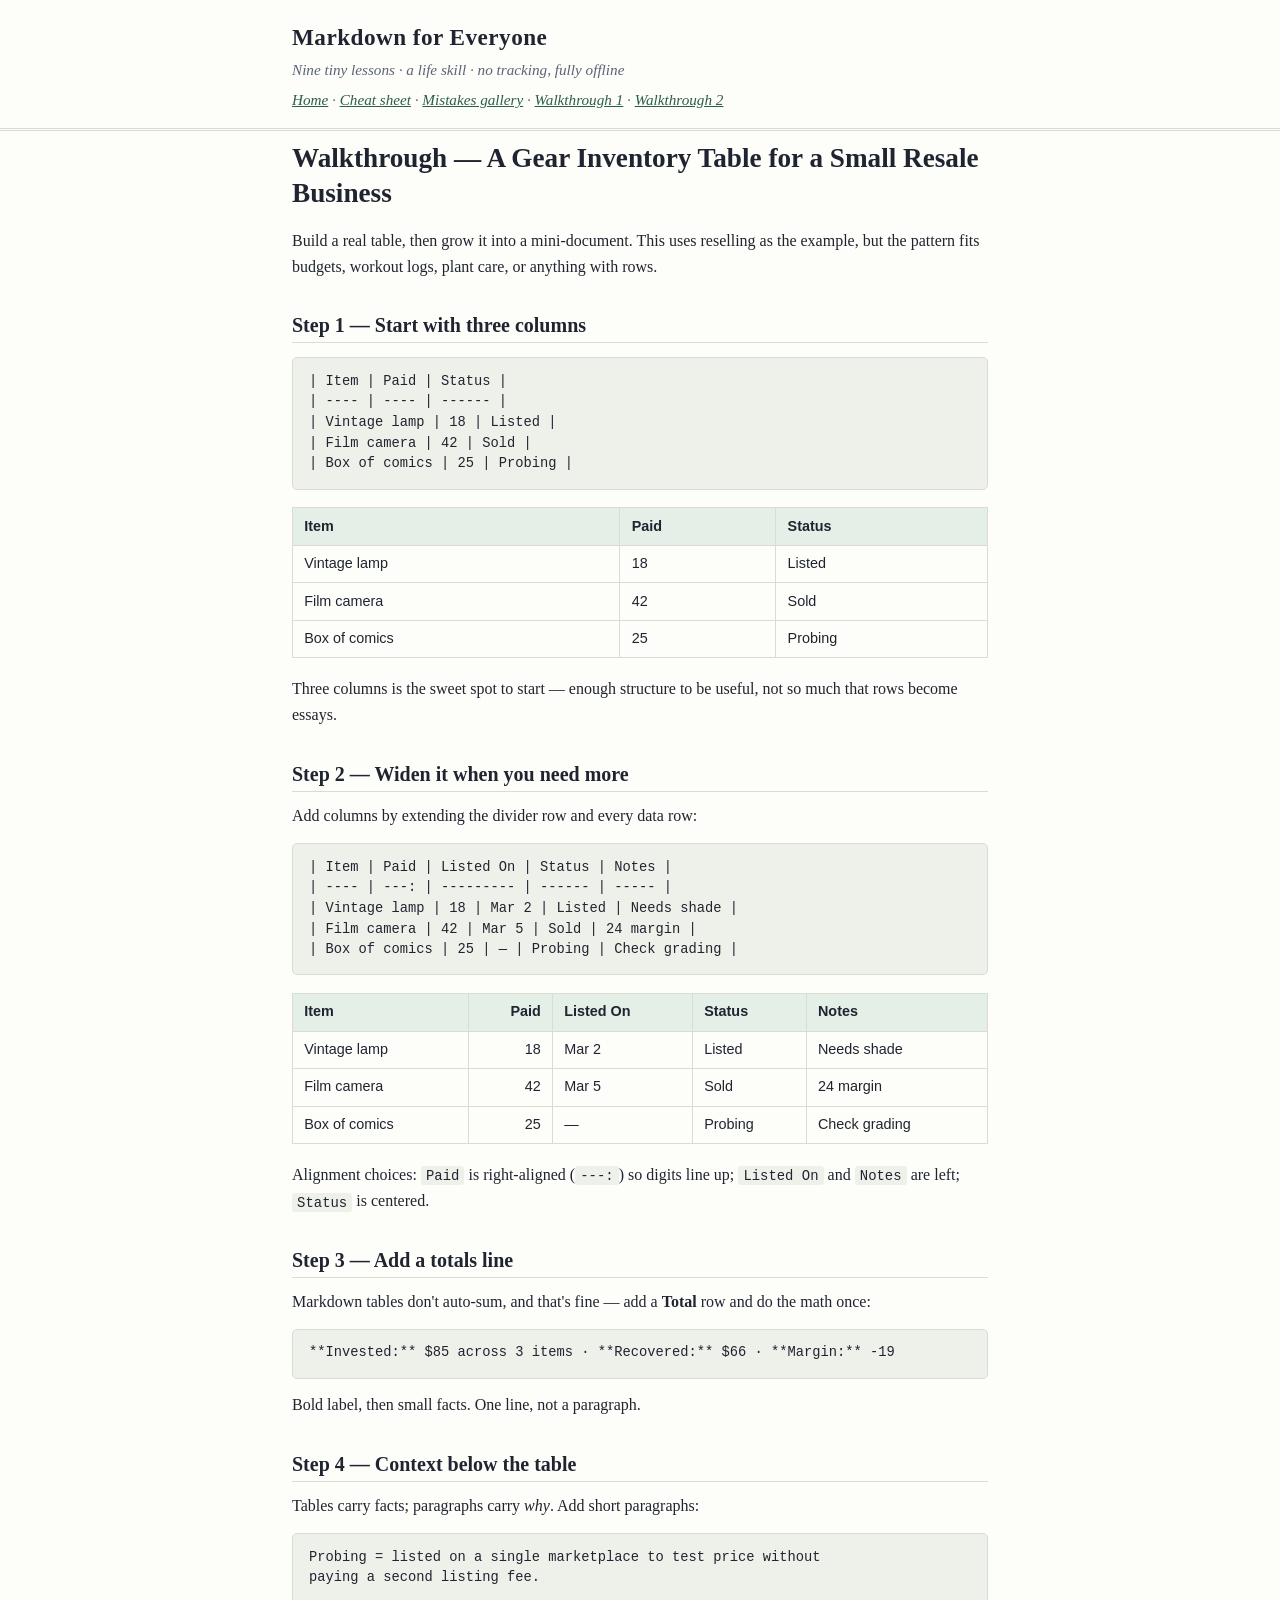
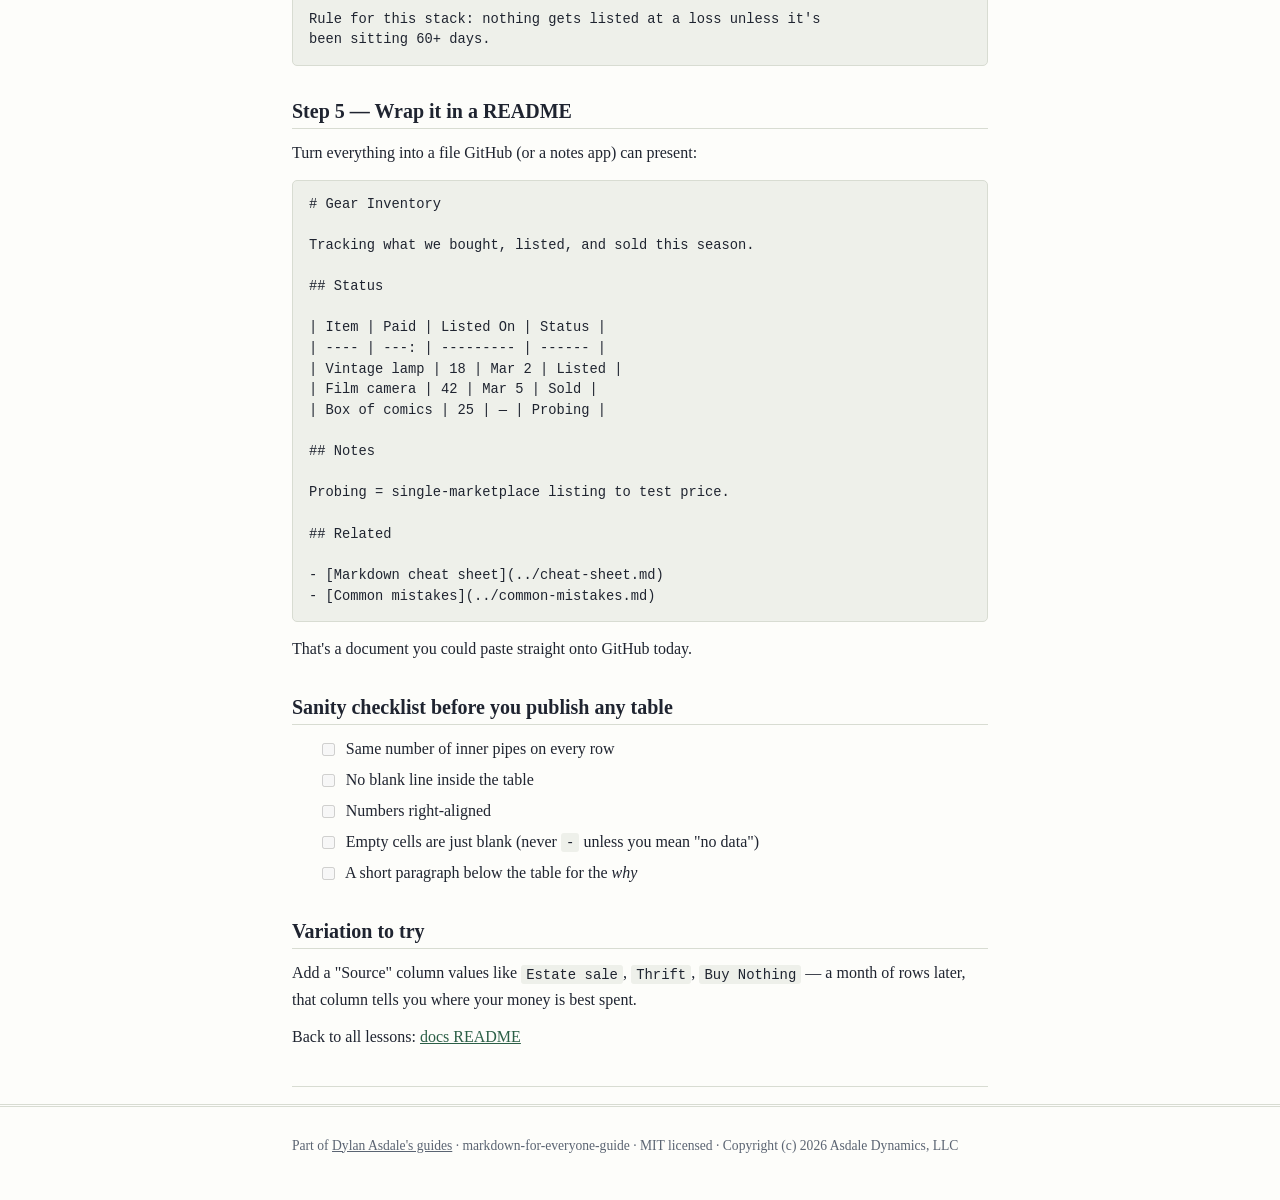
<file: site/walkthroughs/table-gear-inventory.html>
<!DOCTYPE html>
<html lang="en">
<head>
<meta charset="utf-8">
<meta name="viewport" content="width=device-width, initial-scale=1">
<title>Walkthrough — A Gear Inventory Table for a Small Resale Business — Markdown for Everyone</title>
<meta name="description" content="Plain-English Markdown lessons for everyday life: notes, to-do lists, tables, and READMEs. No tracking, fully offline.">
<link rel="stylesheet" href="../style.css">
</head>
<body>
<header class="site">
  <div class="wrap">
    <h1>Markdown for Everyone</h1>
    <p>Nine tiny lessons · a life skill · no tracking, fully offline</p>
    <nav aria-label="Site sections"><p>
    <a href="../index.html">Home</a> · <a href="../cheat-sheet.html">Cheat sheet</a> · <a href="../common-mistakes.html">Mistakes gallery</a> · <a href="../walkthroughs/checkboxes-week-plan.html">Walkthrough 1</a> · <a href="../walkthroughs/table-gear-inventory.html" aria-current="page">Walkthrough 2</a>
    </p></nav>
  </div>
</header>
<main class="wrap">
<article>
<h1>Walkthrough — A Gear Inventory Table for a Small Resale Business</h1>
<p>Build a real table, then grow it into a mini-document. This uses
reselling as the example, but the pattern fits budgets, workout
logs, plant care, or anything with rows.</p>
<h2>Step 1 — Start with three columns</h2>
<pre><code class="language-markdown">| Item | Paid | Status |
| ---- | ---- | ------ |
| Vintage lamp | 18 | Listed |
| Film camera | 42 | Sold |
| Box of comics | 25 | Probing |
</code></pre>
<table>
<thead>
<tr>
<th>Item</th>
<th>Paid</th>
<th>Status</th>
</tr>
</thead>
<tbody>
<tr>
<td>Vintage lamp</td>
<td>18</td>
<td>Listed</td>
</tr>
<tr>
<td>Film camera</td>
<td>42</td>
<td>Sold</td>
</tr>
<tr>
<td>Box of comics</td>
<td>25</td>
<td>Probing</td>
</tr>
</tbody>
</table>
<p>Three columns is the sweet spot to start — enough structure to be
useful, not so much that rows become essays.</p>
<h2>Step 2 — Widen it when you need more</h2>
<p>Add columns by extending the divider row and every data row:</p>
<pre><code class="language-markdown">| Item | Paid | Listed On | Status | Notes |
| ---- | ---: | --------- | ------ | ----- |
| Vintage lamp | 18 | Mar 2 | Listed | Needs shade |
| Film camera | 42 | Mar 5 | Sold | 24 margin |
| Box of comics | 25 | — | Probing | Check grading |
</code></pre>
<table>
<thead>
<tr>
<th>Item</th>
<th style="text-align: right;">Paid</th>
<th>Listed On</th>
<th>Status</th>
<th>Notes</th>
</tr>
</thead>
<tbody>
<tr>
<td>Vintage lamp</td>
<td style="text-align: right;">18</td>
<td>Mar 2</td>
<td>Listed</td>
<td>Needs shade</td>
</tr>
<tr>
<td>Film camera</td>
<td style="text-align: right;">42</td>
<td>Mar 5</td>
<td>Sold</td>
<td>24 margin</td>
</tr>
<tr>
<td>Box of comics</td>
<td style="text-align: right;">25</td>
<td>—</td>
<td>Probing</td>
<td>Check grading</td>
</tr>
</tbody>
</table>
<p>Alignment choices: <code>Paid</code> is right-aligned (<code>---:</code>) so digits line
up; <code>Listed On</code> and <code>Notes</code> are left; <code>Status</code> is centered.</p>
<h2>Step 3 — Add a totals line</h2>
<p>Markdown tables don't auto-sum, and that's fine — add a <strong>Total</strong>
row and do the math once:</p>
<pre><code class="language-markdown">**Invested:** $85 across 3 items · **Recovered:** $66 · **Margin:** -19
</code></pre>
<p>Bold label, then small facts. One line, not a paragraph.</p>
<h2>Step 4 — Context below the table</h2>
<p>Tables carry facts; paragraphs carry <em>why</em>. Add short paragraphs:</p>
<pre><code class="language-markdown">Probing = listed on a single marketplace to test price without
paying a second listing fee.

Rule for this stack: nothing gets listed at a loss unless it's
been sitting 60+ days.
</code></pre>
<h2>Step 5 — Wrap it in a README</h2>
<p>Turn everything into a file GitHub (or a notes app) can present:</p>
<pre><code class="language-markdown"># Gear Inventory

Tracking what we bought, listed, and sold this season.

## Status

| Item | Paid | Listed On | Status |
| ---- | ---: | --------- | ------ |
| Vintage lamp | 18 | Mar 2 | Listed |
| Film camera | 42 | Mar 5 | Sold |
| Box of comics | 25 | — | Probing |

## Notes

Probing = single-marketplace listing to test price.

## Related

- [Markdown cheat sheet](../cheat-sheet.md)
- [Common mistakes](../common-mistakes.md)
</code></pre>
<p>That's a document you could paste straight onto GitHub today.</p>
<h2>Sanity checklist before you publish any table</h2>
<ul>
<li class="task-list-item"><input type="checkbox" disabled aria-label="open task"> Same number of inner pipes on every row</li>
<li class="task-list-item"><input type="checkbox" disabled aria-label="open task"> No blank line inside the table</li>
<li class="task-list-item"><input type="checkbox" disabled aria-label="open task"> Numbers right-aligned</li>
<li class="task-list-item"><input type="checkbox" disabled aria-label="open task"> Empty cells are just blank (never <code>-</code> unless you mean "no data")</li>
<li class="task-list-item"><input type="checkbox" disabled aria-label="open task"> A short paragraph below the table for the <em>why</em></li>
</ul>
<h2>Variation to try</h2>
<p>Add a "Source" column values like <code>Estate sale</code>, <code>Thrift</code>,
<code>Buy Nothing</code> — a month of rows later, that column tells you where
your money is best spent.</p>
<p>Back to all lessons: <a href="../index.html">docs README</a></p></article>
<nav class="pager"></nav>
</main>
<footer class="site">
  <div class="wrap">
    <p>Part of <a href="https://dylanasdale.github.io">Dylan Asdale's guides</a> ·
    markdown-for-everyone-guide · MIT licensed ·
    Copyright (c) 2026 Asdale Dynamics, LLC</p>
  </div>
</footer>
</body>
</html>
</file>
<file: site/style.css>
/* markdown-for-everyone-guide — site stylesheet
   No fonts loaded from network, no analytics, no external requests. */

:root {
  --ink: #1f2430;
  --muted: #5b6472;
  --paper: #fdfdfa;
  --panel: #f2f4ec;
  --line: #d8dcd2;
  --gold: #b07713;
  --accent: #2b5f46;
  --accent-soft: #e4efe7;
  --danger: #8a2f2f;
  --code-bg: #eef0ea;
  --maxw: 46rem;
}

* { box-sizing: border-box; }

html { font-size: 100%; }

body {
  margin: 0;
  background: var(--paper);
  color: var(--ink);
  font-family: Georgia, 'Times New Roman', serif;
  line-height: 1.65;
}

/* Layout: masthead, content, footer */
.wrap {
  max-width: var(--maxw);
  margin: 0 auto;
  padding: 0 1.25rem;
}

header.site {
  border-bottom: 3px double var(--line);
  padding: 1.4rem 0 1rem;
}

header.site h1 {
  margin: 0;
  font-size: 1.45rem;
  letter-spacing: 0.02em;
}

header.site p {
  margin: 0.3rem 0 0;
  color: var(--muted);
  font-size: 0.95rem;
  font-style: italic;
}

main { padding: 1.6rem 0 2.4rem; }

footer.site {
  border-top: 3px double var(--line);
  padding: 1rem 0 2rem;
  color: var(--muted);
  font-size: 0.85rem;
}

footer.site a { color: var(--muted); }

/* Navigation between lessons */
nav.pager {
  display: flex;
  justify-content: space-between;
  gap: 1rem;
  font-family: 'Segoe UI', Helvetica, Arial, sans-serif;
  font-size: 0.88rem;
  padding-top: 1.1rem;
  border-top: 1px solid var(--line);
  margin-top: 2.2rem;
}

nav.pager a { color: var(--accent); }

/* Lesson index cards */
ol.toc {
  padding-left: 1.3rem;
}

li.toc-item { margin: 0.55rem 0; }

li.toc-item em {
  color: var(--muted);
  font-size: 0.92rem;
}

/* Headings */
h1, h2, h3, h4 { line-height: 1.3; }

h1 {
  font-size: 1.7rem;
  margin: 2rem 0 1rem;
}

article > h1:first-child { margin-top: 0.6rem; }

h2 {
  font-size: 1.25rem;
  margin: 2rem 0 0.6rem;
  border-bottom: 1px solid var(--line);
  padding-bottom: 0.25rem;
}

h3 {
  font-size: 1.05rem;
  margin: 1.5rem 0 0.45rem;
}

/* Body text */
p { margin: 0.7rem 0; }

a { color: var(--accent); }

ul, ol { margin: 0.7rem 0; padding-left: 1.6rem; }

li { margin: 0.28rem 0; }

blockquote {
  margin: 1rem 0;
  padding: 0.45rem 1rem;
  border-left: 4px solid var(--gold);
  background: var(--panel);
  color: #3d4450;
}

blockquote p { margin: 0.25rem 0; }

hr {
  border: 0;
  border-top: 1px dashed var(--line);
  margin: 2rem 0;
}

strong { color: inherit; }

/* Task list checkboxes rendered by python-markdown */
input[type="checkbox"] {
  margin-right: 0.45rem;
  accent-color: var(--accent);
  transform: translateY(2px);
}

li.task-list-item { list-style-type: none; }

ul.contains-task-list,
ul.task-list { padding-left: 0.4rem; }

/* Code */
code, pre, kbd {
  font-family: 'Cascadia Mono', Consolas, 'Andale Mono', monospace;
}

code {
  background: var(--code-bg);
  padding: 0.1rem 0.32rem;
  border-radius: 3px;
  font-size: 0.87em;
}

pre {
  background: var(--code-bg);
  border: 1px solid var(--line);
  border-radius: 5px;
  padding: 0.85rem 1rem;
  overflow-x: auto;
  line-height: 1.5;
  font-size: 0.86rem;
}

pre code {
  background: transparent;
  padding: 0;
  border: 0;
  font-size: inherit;
}

/* Tables */
table {
  border-collapse: collapse;
  width: 100%;
  margin: 1.1rem 0;
  font-family: 'Segoe UI', Helvetica, Arial, sans-serif;
  font-size: 0.9rem;
}

th, td {
  border: 1px solid var(--line);
  padding: 0.4rem 0.7rem;
  text-align: left;
  vertical-align: top;
}

th {
  background: var(--accent-soft);
  font-weight: 600;
}

/* Images */
img { max-width: 100%; height: auto; }

/* Small-screen breathing room */
@media (max-width: 520px) {
  body { font-size: 0.98rem; }
  h1 { font-size: 1.4rem; }
}
</file>
